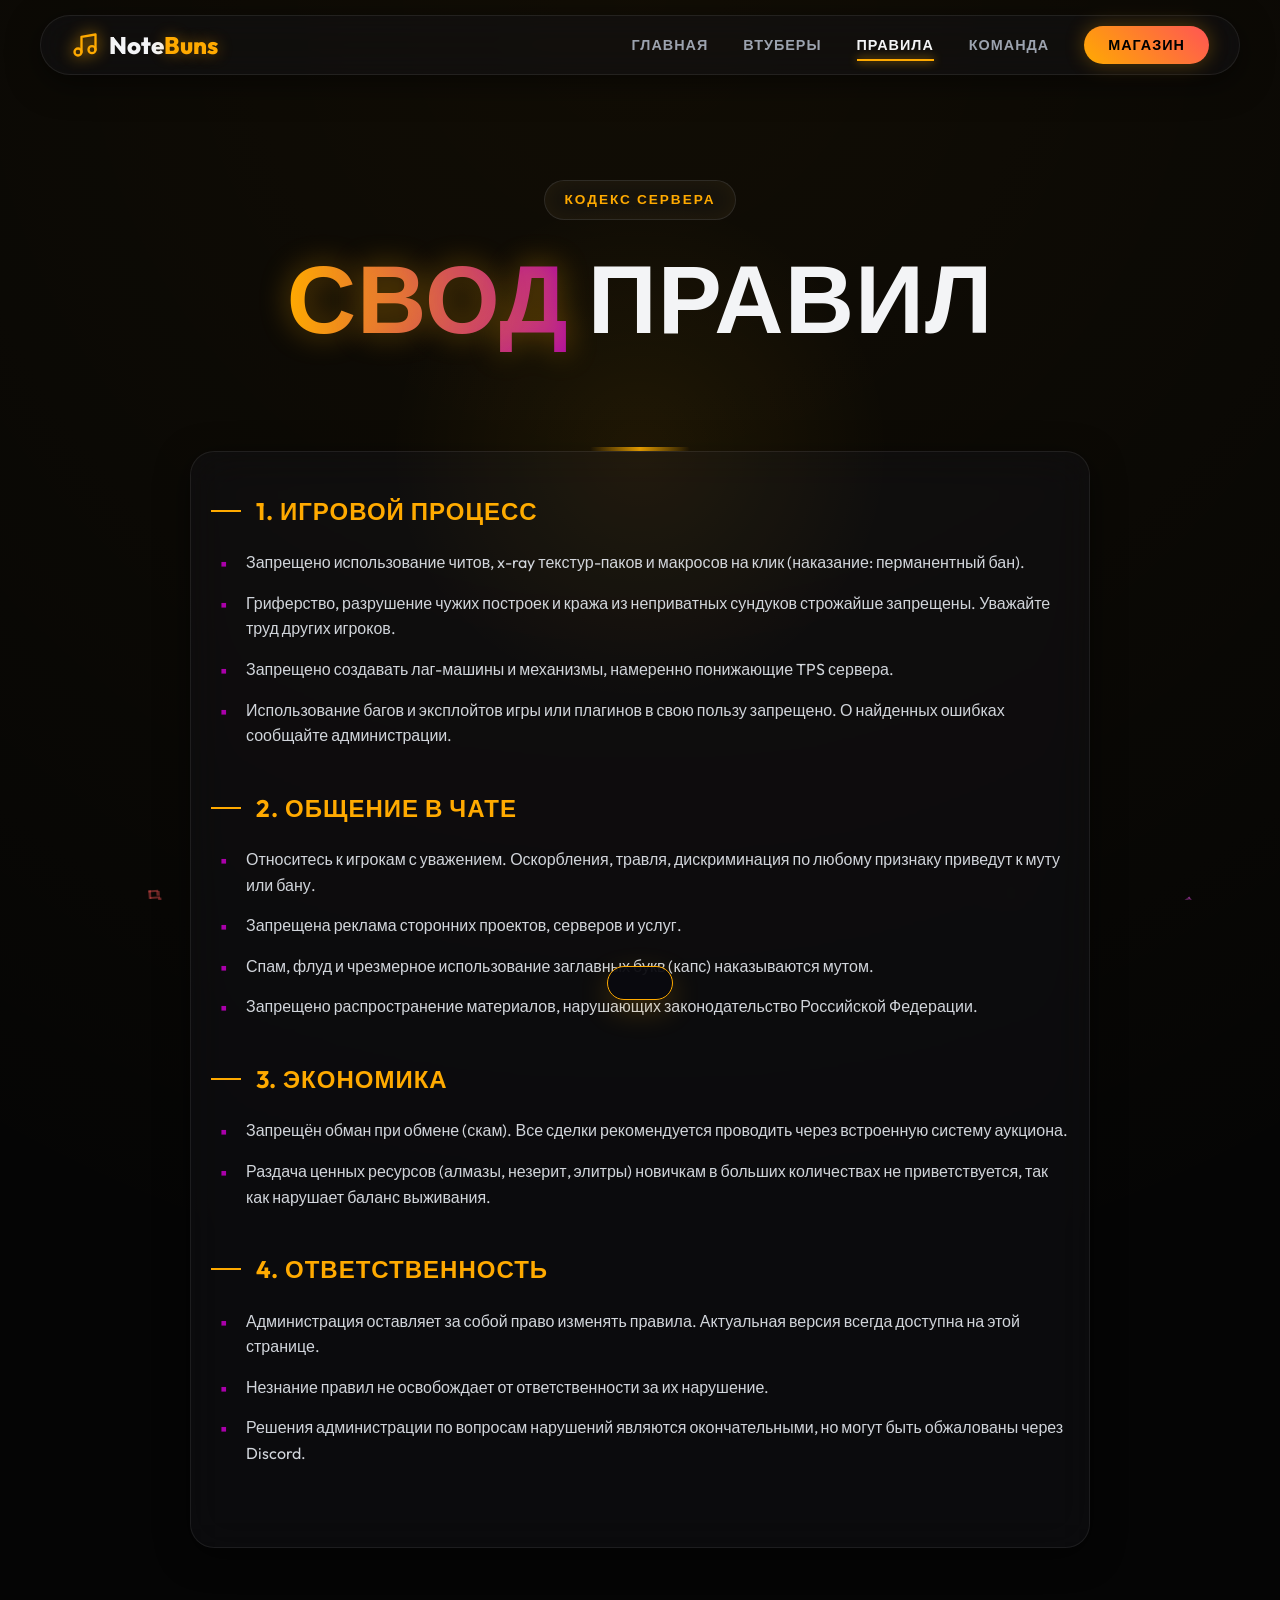
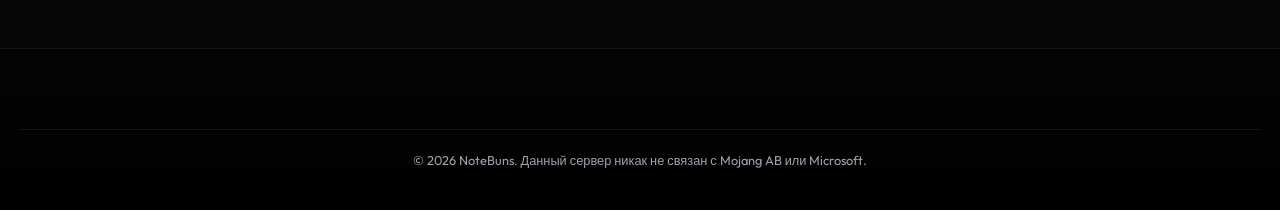
<file: rules.html>
<!DOCTYPE html>
<html lang="ru">

<head>
    <meta charset="UTF-8">
        <meta http-equiv="Cache-Control" content="no-cache, no-store, must-revalidate">
    <meta http-equiv="Pragma" content="no-cache">
    <meta http-equiv="Expires" content="0">
    <meta name="viewport" content="width=device-width, initial-scale=1.0, maximum-scale=5">
    <title>Правила | NoteBuns</title>
    <meta name="description" content="Правила сервера NoteBuns. Свод правил игрового процесса, общения и экономики.">
    <!-- Google Fonts -->
    <link rel="preconnect" href="https://fonts.googleapis.com">
    <link rel="preconnect" href="https://fonts.gstatic.com" crossorigin>
    <link
        href="https://fonts.googleapis.com/css2?family=Inter:wght@400;500;600&family=Outfit:wght@500;600;700;800&display=swap"
        rel="stylesheet">
    <link rel="icon" type="image/png" href="favicon.png">
    <link rel="shortcut icon" type="image/png" href="favicon.png">
    <link rel="stylesheet" href="styles.css?v=20260904_20">
</head>

<body>
    <div class="bg-texture"></div>

    <nav class="navbar glass">
        <div class="nav-container">
            <a href="/" class="logo">
                <svg xmlns="http://www.w3.org/2000/svg" width="28" height="28" viewBox="0 0 24 24" fill="none"
                    stroke="var(--primary)" stroke-width="2" stroke-linecap="round" stroke-linejoin="round"
                    class="logo-icon">
                    <path d="M9 18V5l12-2v13"></path>
                    <circle cx="6" cy="18" r="3"></circle>
                    <circle cx="18" cy="16" r="3"></circle>
                </svg>
                <span>Note<span class="highlight">Buns</span></span>
            </a>
            <ul class="nav-links">
                <li><a href="/">Главная</a></li>
                <li><a href="/vtubers">Втуберы</a></li>
                <li><a href="/rules" class="active">Правила</a></li>
                <li><a href="/team">Команда</a></li>
                <li><a href="/store" class="btn-store external-store-link">Магазин</a></li>
            </ul>
            <div class="hamburger">
                <div class="bar"></div>
                <div class="bar"></div>
                <div class="bar"></div>
            </div>
        </div>
    </nav>

    <header class="page-header reveal">
        <div class="badge">Кодекс сервера</div>
        <h1 class="hero-title"><span class="gradient-text">Свод</span> Правил</h1>
    </header>

    <section class="rules-container glass reveal">
        <div class="rule-group">
            <h2>1. Игровой процесс</h2>
            <ul class="rule-list">
                <li>Запрещено использование читов, x-ray текстур-паков и макросов на клик (наказание: перманентный бан).
                </li>
                <li>Гриферство, разрушение чужих построек и кража из неприватных сундуков строжайше запрещены. Уважайте
                    труд других игроков.</li>
                <li>Запрещено создавать лаг-машины и механизмы, намеренно понижающие TPS сервера.</li>
                <li>Использование багов и эксплойтов игры или плагинов в свою пользу запрещено. О найденных ошибках
                    сообщайте администрации.</li>
            </ul>
        </div>

        <div class="rule-group">
            <h2>2. Общение в чате</h2>
            <ul class="rule-list">
                <li>Относитесь к игрокам с уважением. Оскорбления, травля, дискриминация по любому признаку приведут к
                    муту или бану.</li>
                <li>Запрещена реклама сторонних проектов, серверов и услуг.</li>
                <li>Спам, флуд и чрезмерное использование заглавных букв (капс) наказываются мутом.</li>
                <li>Запрещено распространение материалов, нарушающих законодательство Российской Федерации.</li>
            </ul>
        </div>

        <div class="rule-group">
            <h2>3. Экономика</h2>
            <ul class="rule-list">
                <li>Запрещён обман при обмене (скам). Все сделки рекомендуется проводить через встроенную систему
                    аукциона.</li>
                <li>Раздача ценных ресурсов (алмазы, незерит, элитры) новичкам в больших количествах не приветствуется,
                    так как нарушает баланс выживания.</li>
            </ul>
        </div>

        <div class="rule-group">
            <h2>4. Ответственность</h2>
            <ul class="rule-list">
                <li>Администрация оставляет за собой право изменять правила. Актуальная версия всегда доступна на этой
                    странице.</li>
                <li>Незнание правил не освобождает от ответственности за их нарушение.</li>
                <li>Решения администрации по вопросам нарушений являются окончательными, но могут быть обжалованы через
                    Discord.</li>
            </ul>
        </div>
    </section>

    <!-- Footer same as index -->
    <footer class="footer" style="margin-top: 100px;">
        <div
            style="text-align: center; color: var(--text-muted); font-size: 0.8rem; border-top: 1px solid var(--glass-border); padding-top: 20px;">
            &copy; 2026 NoteBuns. Данный сервер никак не связан с Mojang AB или Microsoft.
        </div>
    </footer>

    <script src="site-config.js?v=20260904_20"></script>
    <script src="script.js?v=20260904_20"></script>
</body>

</html>
</file>
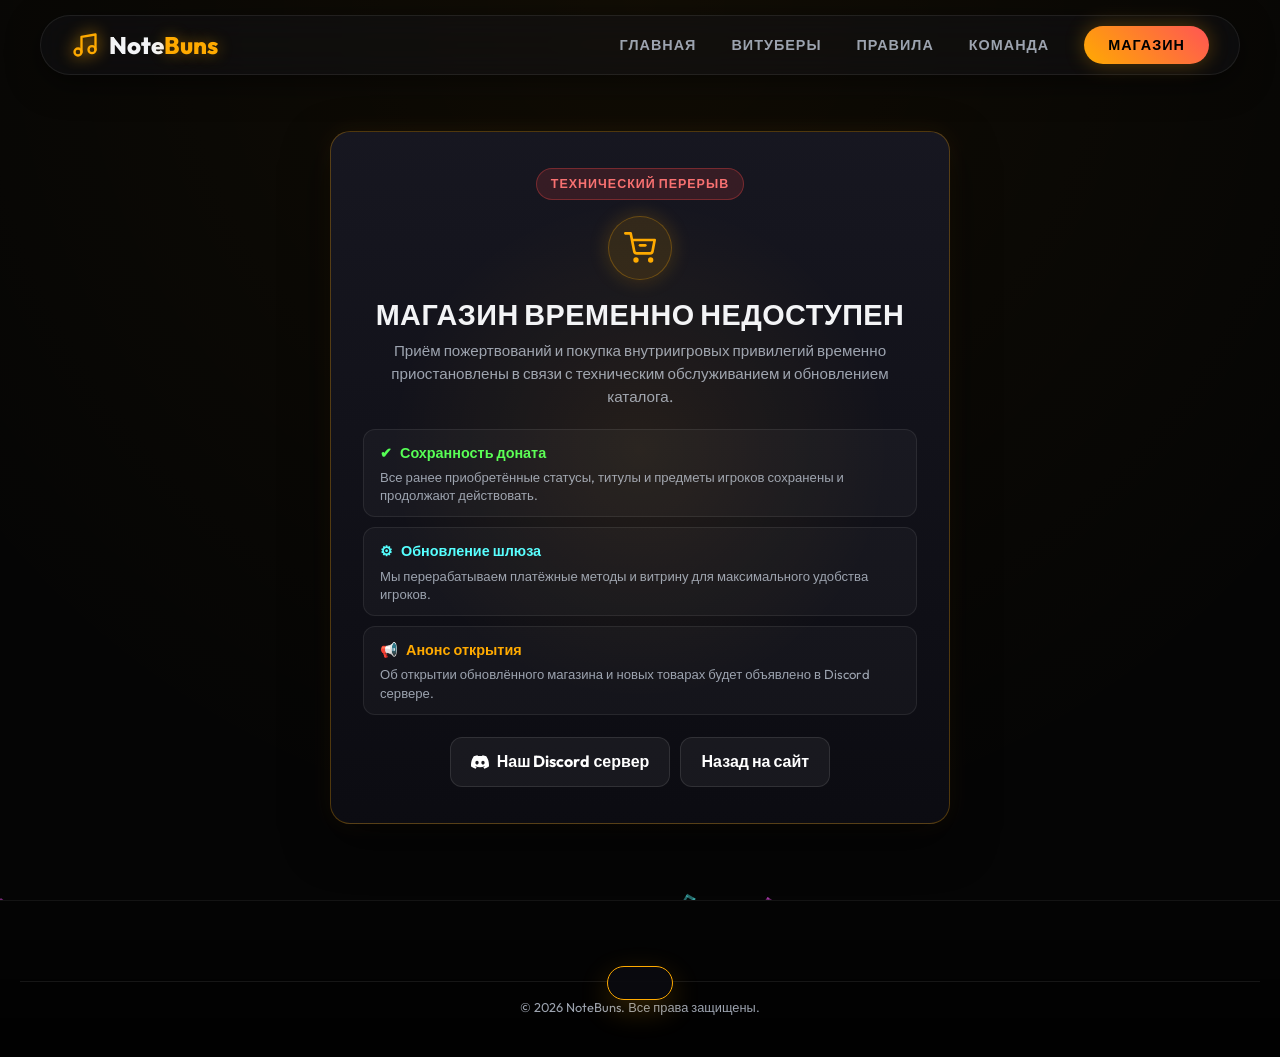
<file: store.html>
<!DOCTYPE html>
<html lang="ru">

<head>
    <meta charset="UTF-8">
    <meta name="viewport" content="width=device-width, initial-scale=1.0, maximum-scale=5">
    <meta http-equiv="Cache-Control" content="no-cache, no-store, must-revalidate">
    <meta http-equiv="Pragma" content="no-cache">
    <meta http-equiv="Expires" content="0">
    <title>Магазин | NoteBuns</title>
    <meta name="description" content="Магазин сервера NoteBuns. В настоящее время проводятся технические работы.">
    <!-- Google Fonts -->
    <link rel="preconnect" href="https://fonts.googleapis.com">
    <link rel="preconnect" href="https://fonts.gstatic.com" crossorigin>
    <link href="https://fonts.googleapis.com/css2?family=Inter:wght@400;500;600;700&family=Outfit:wght@500;600;700;800&display=swap" rel="stylesheet">
    <link rel="icon" type="image/png" href="favicon.png">
    <link rel="shortcut icon" type="image/png" href="favicon.png">
    <link rel="stylesheet" href="styles.css?v=20260904_20">
    <style>
        .store-section {
            min-height: 100vh;
            display: flex;
            align-items: center;
            justify-content: center;
            padding: 85px 16px 30px;
            box-sizing: border-box;
            width: 100%;
        }
        @media (max-height: 650px) {
            .store-section {
                padding-top: 65px;
                padding-bottom: 20px;
            }
        }
        .store-wrapper {
            width: 100%;
            max-width: 620px;
            margin: 0 auto;
            box-sizing: border-box;
        }
        .store-card {
            background: linear-gradient(180deg, rgba(24, 24, 34, 0.95) 0%, rgba(12, 12, 18, 0.98) 100%);
            border: 1px solid rgba(255, 170, 0, 0.28);
            border-radius: 20px;
            padding: clamp(20px, 3.5vw, 36px) clamp(16px, 3vw, 32px);
            box-shadow: 0 18px 45px rgba(0, 0, 0, 0.6), 0 0 25px rgba(255, 170, 0, 0.08);
            backdrop-filter: blur(16px);
            -webkit-backdrop-filter: blur(16px);
            display: flex;
            flex-direction: column;
            align-items: center;
            text-align: center;
            box-sizing: border-box;
            width: 100%;
            margin: 0 auto;
        }
        .store-badge {
            display: inline-flex;
            align-items: center;
            gap: 6px;
            padding: 5px 14px;
            border-radius: 100px;
            background: rgba(239, 68, 68, 0.15);
            border: 1px solid rgba(239, 68, 68, 0.35);
            color: #f87171;
            font-size: 0.78rem;
            font-weight: 700;
            letter-spacing: 1px;
            text-transform: uppercase;
            margin-bottom: 16px;
        }
        .store-icon-box {
            width: 64px;
            height: 64px;
            background: rgba(255, 170, 0, 0.12);
            border: 1px solid rgba(255, 170, 0, 0.28);
            border-radius: 50%;
            display: flex;
            align-items: center;
            justify-content: center;
            margin-bottom: 16px;
            box-shadow: 0 0 20px rgba(255, 170, 0, 0.2);
        }
        .store-title {
            font-family: var(--font-heading);
            font-size: clamp(1.3rem, 4vw, 1.8rem);
            font-weight: 800;
            color: var(--text-main);
            margin-bottom: 8px;
            line-height: 1.25;
            text-transform: uppercase;
            letter-spacing: 0.5px;
        }
        .store-desc {
            color: var(--text-muted);
            font-size: clamp(0.85rem, 2.2vw, 0.95rem);
            line-height: 1.5;
            margin-bottom: 20px;
            max-width: 520px;
        }
        .store-features {
            display: flex;
            flex-direction: column;
            gap: 10px;
            width: 100%;
            margin-bottom: 22px;
            text-align: left;
        }
        .store-feature-box {
            background: rgba(255, 255, 255, 0.03);
            border: 1px solid var(--glass-border);
            border-radius: 12px;
            padding: 12px 16px;
        }
        .store-feature-title {
            font-weight: 700;
            font-size: 0.9rem;
            margin-bottom: 3px;
            display: flex;
            align-items: center;
            gap: 8px;
        }
        .store-feature-text {
            font-size: 0.82rem;
            color: var(--text-muted);
            line-height: 1.4;
        }
        .store-actions {
            display: flex;
            flex-wrap: wrap;
            justify-content: center;
            gap: 10px;
            width: 100%;
        }
        @media (max-width: 500px) {
            .store-actions a {
                width: 100% !important;
                min-width: 0 !important;
            }
        }
    </style>
</head>

<body>
    <div class="bg-texture"></div>

    <nav class="navbar glass">
        <div class="nav-container">
            <a href="/" class="logo">
                <svg xmlns="http://www.w3.org/2000/svg" width="28" height="28" viewBox="0 0 24 24" fill="none"
                    stroke="var(--primary)" stroke-width="2" stroke-linecap="round" stroke-linejoin="round"
                    class="logo-icon">
                    <path d="M9 18V5l12-2v13"></path>
                    <circle cx="6" cy="18" r="3"></circle>
                    <circle cx="18" cy="16" r="3"></circle>
                </svg>
                <span>Note<span class="highlight">Buns</span></span>
            </a>
            <ul class="nav-links">
                <li><a href="/">Главная</a></li>
                <li><a href="/vtubers">Витуберы</a></li>
                <li><a href="/rules">Правила</a></li>
                <li><a href="/team">Команда</a></li>
                <li><a href="/store" class="btn-store active">Магазин</a></li>
            </ul>
            <div class="hamburger">
                <div class="bar"></div>
                <div class="bar"></div>
                <div class="bar"></div>
            </div>
        </div>
    </nav>

    <main class="store-section">
        <div class="store-wrapper">
            <div class="store-card">
                
                <div class="store-badge">Технический перерыв</div>

                <div class="store-icon-box">
                    <svg xmlns="http://www.w3.org/2000/svg" width="32" height="32" viewBox="0 0 24 24" fill="none" stroke="#FFAA00" stroke-width="2" stroke-linecap="round" stroke-linejoin="round">
                        <circle cx="9" cy="21" r="1"></circle>
                        <circle cx="20" cy="21" r="1"></circle>
                        <path d="M1 1h4l2.68 13.39a2 2 0 0 0 2 1.61h9.72a2 2 0 0 0 2-1.61L23 6H6"></path>
                        <line x1="12" y1="10" x2="16" y2="10"></line>
                    </svg>
                </div>

                <h1 class="store-title">
                    Магазин временно недоступен
                </h1>
                <p class="store-desc">
                    Приём пожертвований и покупка внутриигровых привилегий временно приостановлены в связи с техническим обслуживанием и обновлением каталога.
                </p>

                <!-- 3 Feature Highlight Boxes Stacked -->
                <div class="store-features">
                    <div class="store-feature-box">
                        <div class="store-feature-title" style="color: #55FF55;">
                            <span>✔</span> Сохранность доната
                        </div>
                        <div class="store-feature-text">
                            Все ранее приобретённые статусы, титулы и предметы игроков сохранены и продолжают действовать.
                        </div>
                    </div>

                    <div class="store-feature-box">
                        <div class="store-feature-title" style="color: #55FFFF;">
                            <span>⚙</span> Обновление шлюза
                        </div>
                        <div class="store-feature-text">
                            Мы перерабатываем платёжные методы и витрину для максимального удобства игроков.
                        </div>
                    </div>

                    <div class="store-feature-box">
                        <div class="store-feature-title" style="color: #FFAA00;">
                            <span>📢</span> Анонс открытия
                        </div>
                        <div class="store-feature-text">
                            Об открытии обновлённого магазина и новых товарах будет объявлено в Discord сервере.
                        </div>
                    </div>
                </div>

                <!-- Action Buttons -->
                <div class="store-actions">
                    <a href="https://discord.gg/KZhbk2UeQz" target="_blank" rel="noopener noreferrer" class="store-btn legend" style="width: auto; min-width: 190px; margin-top: 0; display: inline-flex; align-items: center; justify-content: center; gap: 8px; padding: 11px 20px;">
                        <svg xmlns="http://www.w3.org/2000/svg" width="18" height="18" viewBox="0 0 24 24" fill="currentColor">
                            <path d="M20.317 4.37a19.791 19.791 0 0 0-4.885-1.515.074.074 0 0 0-.079.037c-.21.375-.444.864-.608 1.25a18.27 18.27 0 0 0-5.487 0 12.64 12.64 0 0 0-.617-1.25.077.077 0 0 0-.079-.037A19.736 19.736 0 0 0 3.677 4.37a.07.07 0 0 0-.032.027C.533 9.046-.32 13.58.099 18.057a.082.082 0 0 0 .031.057 19.9 19.9 0 0 0 5.993 3.03.078.078 0 0 0 .084-.028c.462-.63.874-1.295 1.226-1.994.021-.041.001-.09-.041-.106a13.107 13.107 0 0 1-1.872-.892.077.077 0 0 1-.008-.128 10.2 10.2 0 0 0 .372-.292.074.074 0 0 1 .077-.01c3.929 1.793 8.18 1.793 12.061 0a.074.074 0 0 1 .078.01c.12.098.246.198.373.292a.077.077 0 0 1-.006.127 12.299 12.299 0 0 1-1.873.894.077.077 0 0 0-.041.107c.36.698.772 1.362 1.225 1.993a.076.076 0 0 0 .084.028 19.839 19.839 0 0 0 6.002-3.03.077.077 0 0 0 .032-.054c.5-5.177-.838-9.674-3.549-13.66a.061.061 0 0 0-.031-.028zM8.02 15.33c-1.183 0-2.157-1.085-2.157-2.419 0-1.333.956-2.419 2.157-2.419 1.21 0 2.176 1.096 2.157 2.42 0 1.333-.956 2.418-2.157 2.418zm7.975 0c-1.183 0-2.157-1.085-2.157-2.419 0-1.333.955-2.419 2.157-2.419 1.21 0 2.176 1.096 2.157 2.42 0 1.333-.946 2.418-2.157 2.418z"/>
                        </svg>
                        <span>Наш Discord сервер</span>
                    </a>
                    <a href="/" class="store-btn" style="width: auto; min-width: 150px; margin-top: 0; display: inline-flex; align-items: center; justify-content: center; gap: 8px; padding: 11px 20px;">
                        <span>Назад на сайт</span>
                    </a>
                </div>

            </div>
        </div>
    </main>

    <footer class="footer">
        <div style="text-align: center; color: var(--text-muted); font-size: 0.8rem; border-top: 1px solid var(--glass-border); padding-top: 15px;">
            © 2026 NoteBuns. Все права защищены.
        </div>
    </footer>

    <script src="site-config.js?v=20260904_20"></script>
    <script src="script.js?v=20260904_20"></script>
</body>

</html>
</file>
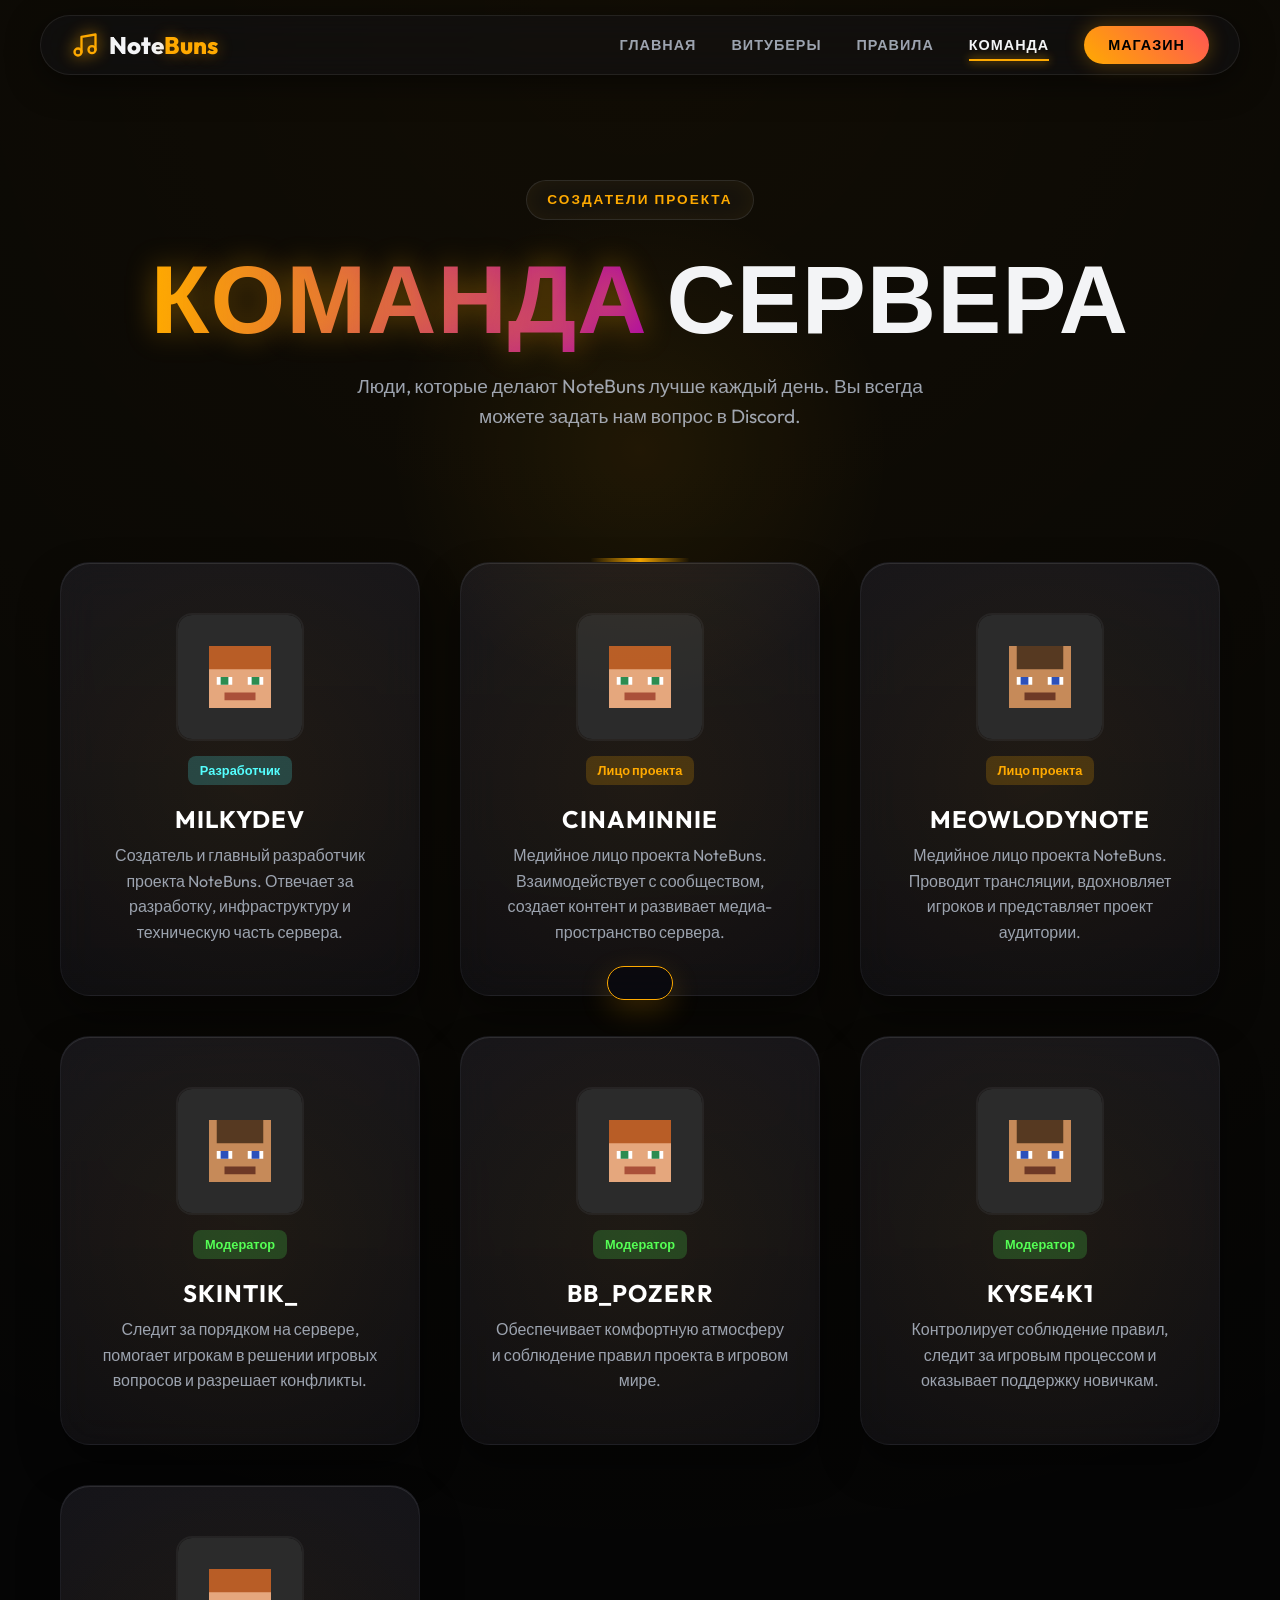
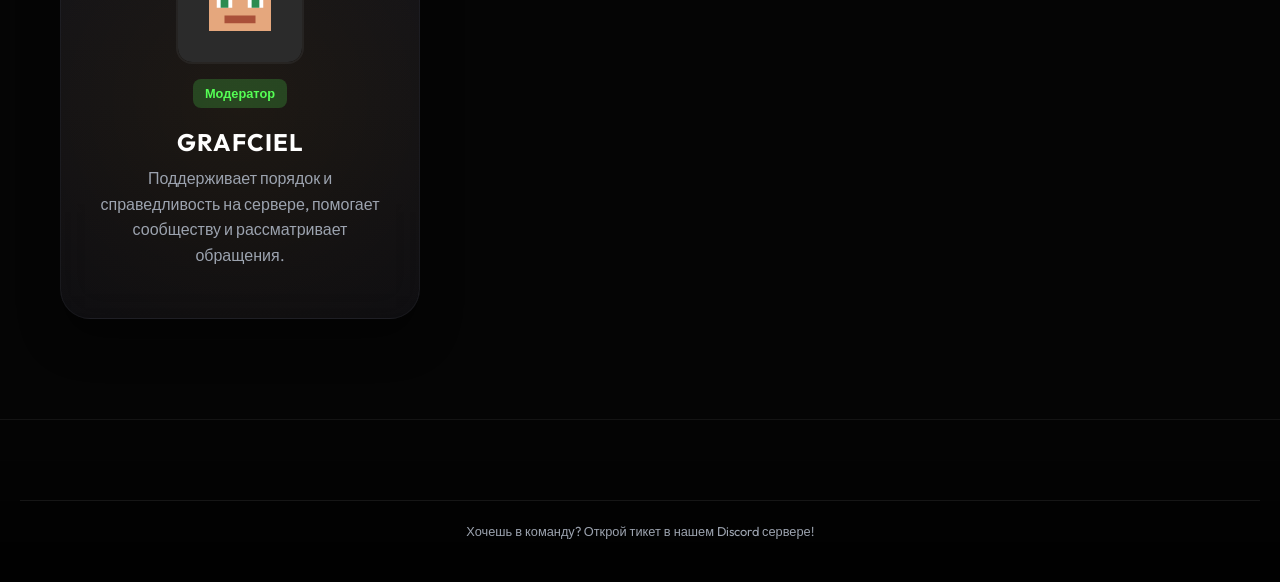
<file: team.html>
<!DOCTYPE html>
<html lang="ru">

<head>
    <meta charset="UTF-8">
        <meta http-equiv="Cache-Control" content="no-cache, no-store, must-revalidate">
    <meta http-equiv="Pragma" content="no-cache">
    <meta http-equiv="Expires" content="0">
    <meta name="viewport" content="width=device-width, initial-scale=1.0, maximum-scale=5">
    <title>Команда | NoteBuns</title>
    <meta name="description" content="Команда сервера NoteBuns. Познакомьтесь с создателями и разработчиками проекта.">
    <!-- Google Fonts -->
    <link rel="preconnect" href="https://fonts.googleapis.com">
    <link rel="preconnect" href="https://fonts.gstatic.com" crossorigin>
    <link
        href="https://fonts.googleapis.com/css2?family=Inter:wght@400;500;600&family=Outfit:wght@500;600;700;800&display=swap"
        rel="stylesheet">
    <link rel="icon" type="image/png" href="favicon.png">
    <link rel="shortcut icon" type="image/png" href="favicon.png">
    <link rel="stylesheet" href="styles.css?v=20260904_20">
</head>

<body>
    <div class="bg-texture"></div>

    <nav class="navbar glass">
        <div class="nav-container">
            <a href="/" class="logo">
                <svg xmlns="http://www.w3.org/2000/svg" width="28" height="28" viewBox="0 0 24 24" fill="none"
                    stroke="var(--primary)" stroke-width="2" stroke-linecap="round" stroke-linejoin="round"
                    class="logo-icon">
                    <path d="M9 18V5l12-2v13"></path>
                    <circle cx="6" cy="18" r="3"></circle>
                    <circle cx="18" cy="16" r="3"></circle>
                </svg>
                <span>Note<span class="highlight">Buns</span></span>
            </a>
            <ul class="nav-links">
                <li><a href="/">Главная</a></li>
                <li><a href="/vtubers">Витуберы</a></li>
                <li><a href="/rules">Правила</a></li>
                <li><a href="/team" class="active">Команда</a></li>
                <li><a href="/store" class="btn-store external-store-link">Магазин</a></li>
            </ul>
            <div class="hamburger">
                <div class="bar"></div>
                <div class="bar"></div>
                <div class="bar"></div>
            </div>
        </div>
    </nav>

    <header class="page-header reveal">
        <div class="badge">Создатели проекта</div>
        <h1 class="hero-title"><span class="gradient-text">Команда</span> Сервера</h1>
        <p class="hero-subtitle">Люди, которые делают NoteBuns лучше каждый день. Вы всегда можете задать нам вопрос в
            Discord.</p>
    </header>

    <section class="section" style="padding-top: 0;">
        <div class="store-grid">

            <div class="tilt-card team-member glass reveal">
                <div class="card-content">
                    <div class="team-avatar">
                        <img src="https://crafatar.com/avatars/milkydev?size=128&overlay" alt="milkydev" data-minecraft-username="milkydev" class="skin-avatar">
                    </div>
                    <div class="role dev">Разработчик</div>
                    <h3 style="margin-bottom: 5px;">milkydev</h3>
                    <p>Создатель и главный разработчик проекта NoteBuns. Отвечает за разработку, инфраструктуру и техническую часть сервера.</p>
                </div>
            </div>

            <div class="tilt-card team-member glass reveal">
                <div class="card-content">
                    <div class="team-avatar">
                        <img src="https://crafatar.com/avatars/cinaminnie?size=128&overlay" alt="cinaminnie" data-minecraft-username="cinaminnie" class="skin-avatar">
                    </div>
                    <div class="role lico">Лицо проекта</div>
                    <h3 style="margin-bottom: 5px;">cinaminnie</h3>
                    <p>Медийное лицо проекта NoteBuns. Взаимодействует с сообществом, создает контент и развивает медиа-пространство сервера.</p>
                </div>
            </div>

            <div class="tilt-card team-member glass reveal">
                <div class="card-content">
                    <div class="team-avatar">
                        <img src="https://crafatar.com/avatars/MeowlodyNote?size=128&overlay" alt="MeowlodyNote" data-minecraft-username="MeowlodyNote" class="skin-avatar">
                    </div>
                    <div class="role lico">Лицо проекта</div>
                    <h3 style="margin-bottom: 5px;">MeowlodyNote</h3>
                    <p>Медийное лицо проекта NoteBuns. Проводит трансляции, вдохновляет игроков и представляет проект аудитории.</p>
                </div>
            </div>

            <div class="tilt-card team-member glass reveal">
                <div class="card-content">
                    <div class="team-avatar">
                        <img src="https://crafatar.com/avatars/skintik_?size=128&overlay" alt="skintik_" data-minecraft-username="skintik_" class="skin-avatar">
                    </div>
                    <div class="role mod">Модератор</div>
                    <h3 style="margin-bottom: 5px;">skintik_</h3>
                    <p>Следит за порядком на сервере, помогает игрокам в решении игровых вопросов и разрешает конфликты.</p>
                </div>
            </div>

            <div class="tilt-card team-member glass reveal">
                <div class="card-content">
                    <div class="team-avatar">
                        <img src="https://crafatar.com/avatars/bb_pozerr?size=128&overlay" alt="bb_pozerr" data-minecraft-username="bb_pozerr" class="skin-avatar">
                    </div>
                    <div class="role mod">Модератор</div>
                    <h3 style="margin-bottom: 5px;">bb_pozerr</h3>
                    <p>Обеспечивает комфортную атмосферу и соблюдение правил проекта в игровом мире.</p>
                </div>
            </div>

            <div class="tilt-card team-member glass reveal">
                <div class="card-content">
                    <div class="team-avatar">
                        <img src="https://crafatar.com/avatars/kyse4k1?size=128&overlay" alt="kyse4k1" data-minecraft-username="kyse4k1" class="skin-avatar">
                    </div>
                    <div class="role mod">Модератор</div>
                    <h3 style="margin-bottom: 5px;">kyse4k1</h3>
                    <p>Контролирует соблюдение правил, следит за игровым процессом и оказывает поддержку новичкам.</p>
                </div>
            </div>

            <div class="tilt-card team-member glass reveal">
                <div class="card-content">
                    <div class="team-avatar">
                        <img src="https://crafatar.com/avatars/grafciel?size=128&overlay" alt="grafciel" data-minecraft-username="grafciel" class="skin-avatar">
                    </div>
                    <div class="role mod">Модератор</div>
                    <h3 style="margin-bottom: 5px;">grafciel</h3>
                    <p>Поддерживает порядок и справедливость на сервере, помогает сообществу и рассматривает обращения.</p>
                </div>
            </div>

        </div>
    </section>

    <!-- Footer -->
    <footer class="footer">
        <div
            style="text-align: center; color: var(--text-muted); font-size: 0.8rem; border-top: 1px solid var(--glass-border); padding-top: 20px;">
            Хочешь в команду? Открой тикет в нашем Discord сервере!
        </div>
    </footer>

    <script src="site-config.js?v=20260904_20"></script>
    <script src="script.js?v=20260904_20"></script>
</body>

</html>
</file>
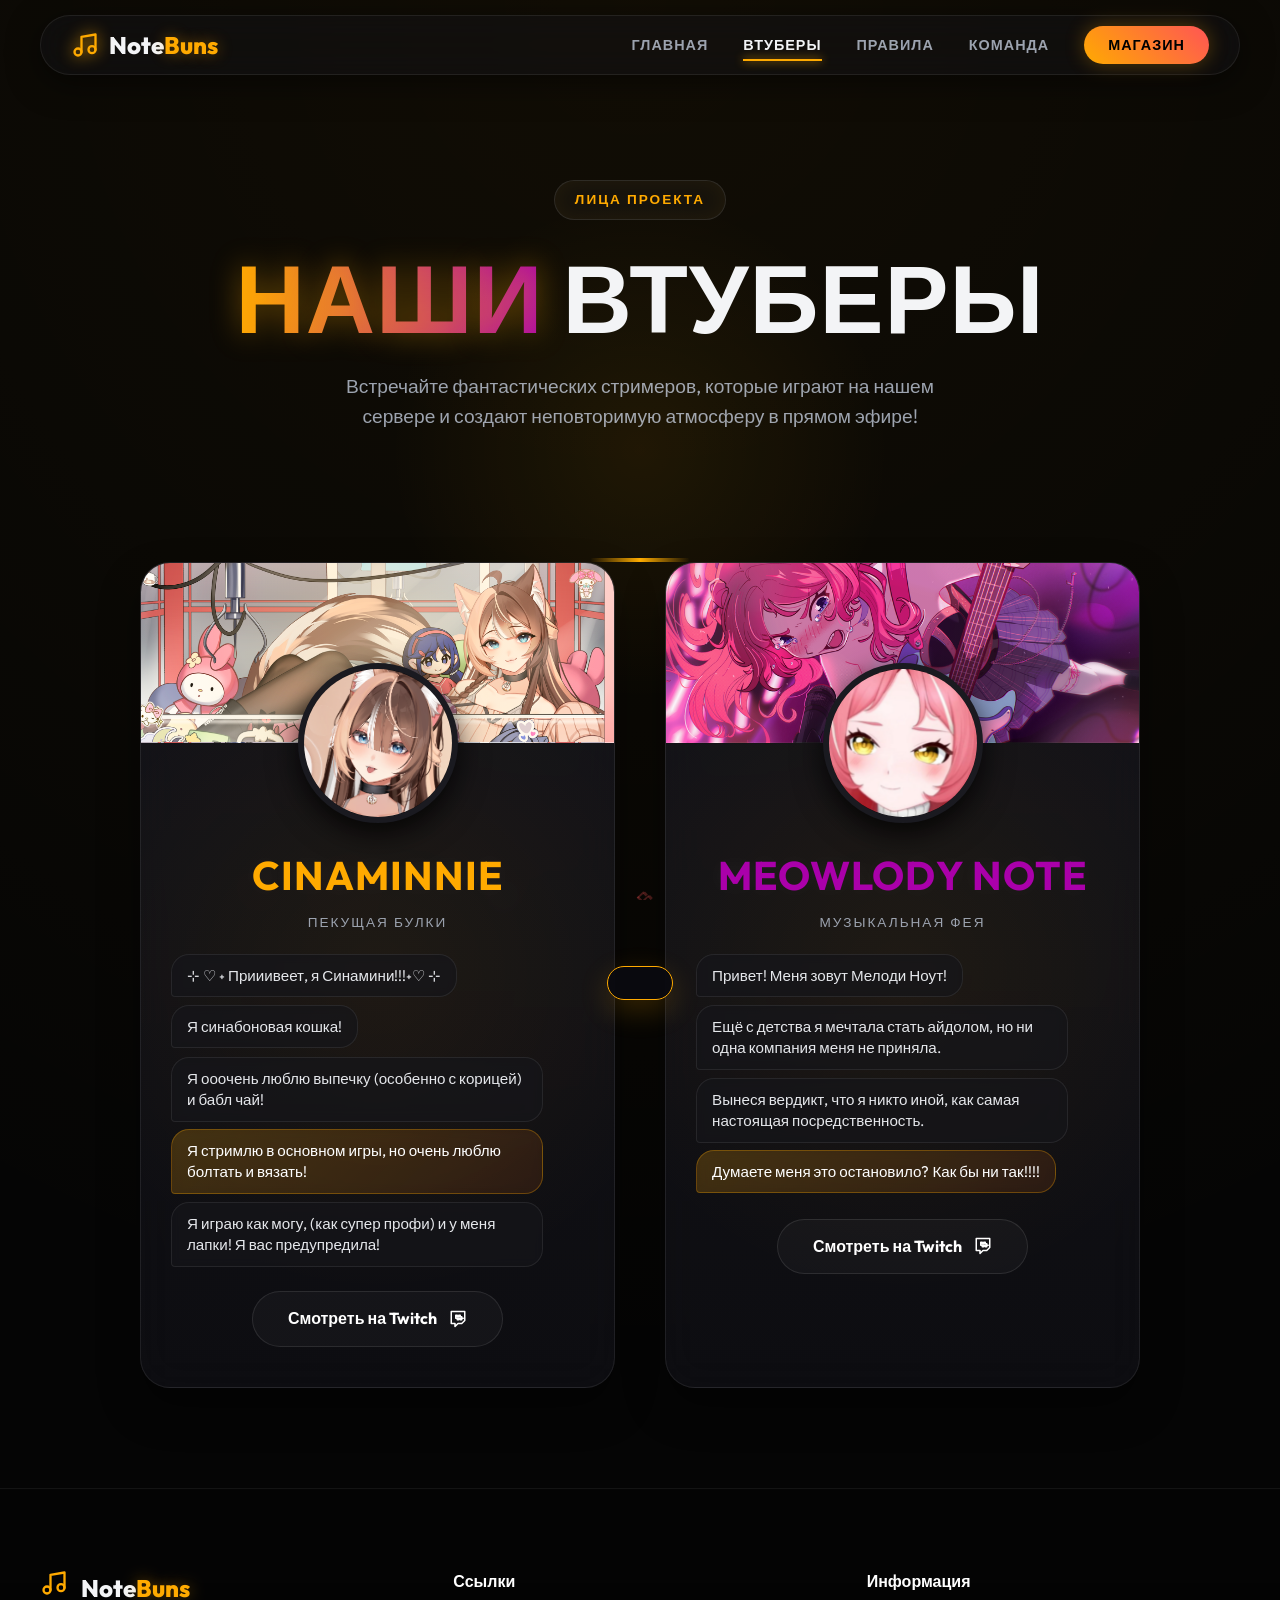
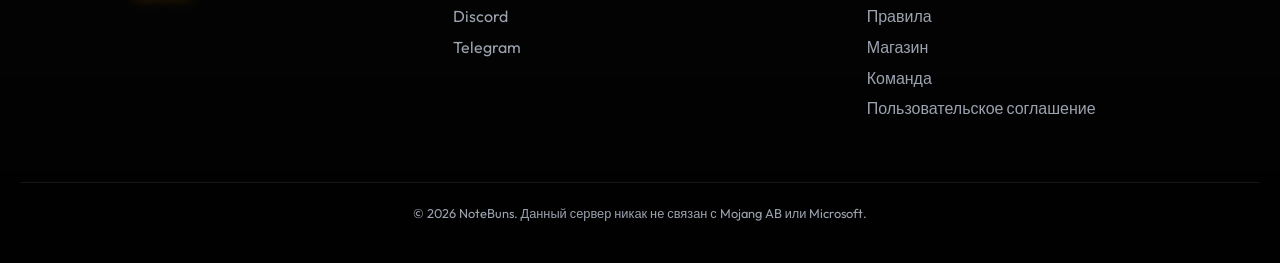
<file: vtubers.html>
<!DOCTYPE html>
<html lang="ru">

<head>
    <meta charset="UTF-8">
        <meta http-equiv="Cache-Control" content="no-cache, no-store, must-revalidate">
    <meta http-equiv="Pragma" content="no-cache">
    <meta http-equiv="Expires" content="0">
    <meta name="viewport" content="width=device-width, initial-scale=1.0, maximum-scale=5">
    <title>Втуберы | NoteBuns</title>
    <meta name="description"
        content="Втуберы проекта NoteBuns. Стримеры, которые играют на нашем сервере и создают атмосферу в прямом эфире.">
    <!-- Google Fonts -->
    <link rel="preconnect" href="https://fonts.googleapis.com">
    <link rel="preconnect" href="https://fonts.gstatic.com" crossorigin>
    <link
        href="https://fonts.googleapis.com/css2?family=Inter:wght@400;500;600&family=Outfit:wght@500;600;700;800&display=swap"
        rel="stylesheet">
    <link rel="icon" type="image/png" href="favicon.png">
    <link rel="shortcut icon" type="image/png" href="favicon.png">
    <link rel="stylesheet" href="styles.css?v=20260904_20">
</head>

<body>
    <div class="bg-texture"></div>

    <nav class="navbar glass">
        <div class="nav-container">
            <a href="/" class="logo">
                <svg xmlns="http://www.w3.org/2000/svg" width="28" height="28" viewBox="0 0 24 24" fill="none"
                    stroke="var(--primary)" stroke-width="2" stroke-linecap="round" stroke-linejoin="round"
                    class="logo-icon">
                    <path d="M9 18V5l12-2v13"></path>
                    <circle cx="6" cy="18" r="3"></circle>
                    <circle cx="18" cy="16" r="3"></circle>
                </svg>
                <span>Note<span class="highlight">Buns</span></span>
            </a>
            <ul class="nav-links">
                <li><a href="/">Главная</a></li>
                <li><a href="/vtubers" class="active">Втуберы</a></li>
                <li><a href="/rules">Правила</a></li>
                <li><a href="/team">Команда</a></li>
                <li><a href="/store" class="btn-store external-store-link">Магазин</a></li>
            </ul>
            <div class="hamburger">
                <div class="bar"></div>
                <div class="bar"></div>
                <div class="bar"></div>
            </div>
        </div>
    </nav>

    <header class="page-header reveal">
        <div class="badge">Лица Проекта</div>
        <h1 class="hero-title"><span class="gradient-text">Наши</span> Втуберы</h1>
        <p class="hero-subtitle">Встречайте фантастических стримеров, которые играют на нашем сервере и создают
            неповторимую атмосферу в прямом эфире!</p>
    </header>

    <section class="section" style="padding-top: 0;">
        <div class="vtuber-grid">

            <!-- CinaMinnie Card -->
            <a href="https://www.twitch.tv/cinaminnie" target="_blank"
                class="vtuber-card cinaminnie-theme glass reveal tilt-card">
                <div class="card-content">
                    <div class="vtuber-backdrop">
                        <div class="animated-blob"></div>
                    </div>
                    <div class="vtuber-avatar">
                        <img src="images/cinaminnie_avatar.png"
                            onerror="this.src='data:image/svg+xml;utf8,<svg xmlns=\'http://www.w3.org/2000/svg\' width=\'100\' height=\'100\' viewBox=\'0 0 24 24\' fill=\'none\' stroke=\'%23FFAA00\' stroke-width=\'2\'><path d=\'M20 21v-2a4 4 0 0 0-4-4H8a4 4 0 0 0-4 4v2\'></path><circle cx=\'12\' cy=\'7\' r=\'4\'></circle></svg>'"
                            alt="CinaMinnie">
                    </div>
                    <h2 class="vtuber-name">CinaMinnie</h2>
                    <div class="vtuber-role">Пекущая булки</div>
                    <div class="vtuber-chat">
                        <div class="chat-message delay-1">⊹ ♡ ˖ Прииивеет, я Синамини!!!˖♡ ⊹</div>
                        <div class="chat-message delay-2">Я синабоновая кошка!</div>
                        <div class="chat-message delay-3">Я ооочень люблю выпечку (особенно с корицей) и бабл чай!</div>
                        <div class="chat-message highlight-msg delay-4">Я стримлю в основном игры, но очень люблю
                            болтать и вязать!</div>
                        <div class="chat-message delay-5">Я играю как могу, (как супер профи) и у меня лапки! Я вас
                            предупредила!</div>
                    </div>
                    <div class="stream-info" id="cinaminnie-stream" style="display: none;">
                        <span class="live-dot"></span>
                        <span class="stream-title">Загрузка стрима...</span>
                    </div>
                    <div class="twitch-btn">Смотреть на Twitch <svg xmlns="http://www.w3.org/2000/svg" width="18"
                            height="18" viewBox="0 0 24 24" fill="none" stroke="currentColor" stroke-width="2"
                            stroke-linecap="round" stroke-linejoin="round">
                            <path d="M21 2H3v16h5v4l4-4h5l4-4V2zm-2 9h-2v2h-2v-2h-2v2h-2v-2H9V7h2v2h2V7h2v2h2v2z" />
                        </svg></div>
                </div>
            </a>

            <!-- Meowlody Note Card -->
            <a href="https://www.twitch.tv/meowlody_note" target="_blank"
                class="vtuber-card meowlody-theme glass reveal tilt-card">
                <div class="card-content">
                    <div class="vtuber-backdrop">
                        <div class="animated-blob"></div>
                    </div>
                    <div class="vtuber-avatar">
                        <img src="images/meowlody_note_avatar.png"
                            onerror="this.src='data:image/svg+xml;utf8,<svg xmlns=\'http://www.w3.org/2000/svg\' width=\'100\' height=\'100\' viewBox=\'0 0 24 24\' fill=\'none\' stroke=\'%23AA00AA\' stroke-width=\'2\'><path d=\'M20 21v-2a4 4 0 0 0-4-4H8a4 4 0 0 0-4 4v2\'></path><circle cx=\'12\' cy=\'7\' r=\'4\'></circle></svg>'"
                            alt="Meowlody Note">
                    </div>
                    <h2 class="vtuber-name">Meowlody Note</h2>
                    <div class="vtuber-role">Музыкальная Фея</div>
                    <div class="vtuber-chat">
                        <div class="chat-message m-delay-1">Привет! Меня зовут Мелоди Ноут!</div>
                        <div class="chat-message m-delay-2">Ещё с детства я мечтала стать айдолом, но ни одна компания
                            меня не приняла.</div>
                        <div class="chat-message m-delay-3">Вынеся вердикт, что я никто иной, как самая настоящая
                            посредственность.</div>
                        <div class="chat-message highlight-msg m-delay-4">Думаете меня это остановило? Как бы ни так!!!!
                        </div>
                    </div>
                    <div class="stream-info" id="meowlody-stream" style="display: none;">
                        <span class="live-dot"></span>
                        <span class="stream-title">Загрузка стрима...</span>
                    </div>
                    <div class="twitch-btn">Смотреть на Twitch <svg xmlns="http://www.w3.org/2000/svg" width="18"
                            height="18" viewBox="0 0 24 24" fill="none" stroke="currentColor" stroke-width="2"
                            stroke-linecap="round" stroke-linejoin="round">
                            <path d="M21 2H3v16h5v4l4-4h5l4-4V2zm-2 9h-2v2h-2v-2h-2v2h-2v-2H9V7h2v2h2V7h2v2h2v2z" />
                        </svg></div>
                </div>
            </a>

        </div>
    </section>

    <!-- Footer -->
    <footer class="footer">
        <div class="footer-content reveal">
            <div class="footer-logo">
                <svg xmlns="http://www.w3.org/2000/svg" width="28" height="28" viewBox="0 0 24 24" fill="none"
                    stroke="var(--primary)" stroke-width="2" stroke-linecap="round" stroke-linejoin="round">
                    <path d="M9 18V5l12-2v13"></path>
                    <circle cx="6" cy="18" r="3"></circle>
                    <circle cx="18" cy="16" r="3"></circle>
                </svg>
                <span style="font-size: 1.5rem; font-weight: 800; margin-left:10px;">Note<span
                        class="highlight">Buns</span></span>
            </div>
            <div>
                <h4 style="margin-bottom: 10px; color: #fff;">Ссылки</h4>
                <div style="display: flex; flex-direction: column; gap: 5px;">
                    <a href="https://discord.gg/wH4Dz62fFD" style="color: var(--text-muted); text-decoration: none;" target="_blank">Discord</a>
                    <a href="https://t.me/inflexus" style="color: var(--text-muted); text-decoration: none;" target="_blank">Telegram</a>
                </div>
            </div>
            <div>
                <h4 style="margin-bottom: 10px; color: #fff;">Информация</h4>
                <div style="display: flex; flex-direction: column; gap: 5px;">
                    <a href="/rules" style="color: var(--text-muted); text-decoration: none;">Правила</a>
                    <a href="/store" class="external-store-link"
                        style="color: var(--text-muted); text-decoration: none;">Магазин</a>
                    <a href="/team" style="color: var(--text-muted); text-decoration: none;">Команда</a>
                    <a href="/#open-tos" style="color: var(--text-muted); text-decoration: none;">Пользовательское соглашение</a>
                </div>
            </div>
        </div>
        <div
            style="text-align: center; color: var(--text-muted); font-size: 0.8rem; border-top: 1px solid var(--glass-border); padding-top: 20px;">
            &copy; 2026 NoteBuns. Данный сервер никак не связан с Mojang AB или Microsoft.
        </div>
    </footer>

    <script src="site-config.js?v=20260904_20"></script>
    <script src="script.js?v=20260904_20"></script>
</body>

</html>
</file>
<file: styles.css>
:root {
    --bg-dark: #050505;
    --bg-surface: rgba(15, 15, 20, 0.6);
    --primary: #FFAA00;
    --primary-glow: rgba(255, 170, 0, 0.4);
    --secondary: #AA00AA;
    --accent: #55FF55;
    --text-main: #F3F4F6;
    --text-muted: #9CA3AF;
    --glass-border: rgba(255, 255, 255, 0.08);
    --glass-bg: rgba(20, 20, 25, 0.4);
    --glass-shadow: 0 8px 32px 0 rgba(0, 0, 0, 0.5);
    --transition: cubic-bezier(0.25, 0.8, 0.25, 1);

    --font-heading: 'Outfit', sans-serif;
    --font-body: 'Outfit', sans-serif;
}

* {
    margin: 0;
    padding: 0;
    box-sizing: border-box;
    font-family: var(--font-body);
}

/* Magic Glow Cursor */
.custom-cursor {
    position: fixed;
    top: 0;
    left: 0;
    width: 500px;
    height: 500px;
    background: radial-gradient(circle closest-side, rgba(255, 170, 0, 0.08), transparent);
    border-radius: 50%;
    pointer-events: none;
    z-index: 10000;
    transform: translate(-50%, -50%);
    transition: width 0.4s ease, height 0.4s ease, background 0.4s ease;
    mix-blend-mode: screen;
}

.custom-cursor.hover {
    width: 650px;
    height: 650px;
    background: radial-gradient(circle closest-side, rgba(255, 170, 0, 0.15), transparent);
}

/* Custom Scrollbar */
::-webkit-scrollbar {
    width: 10px;
}

::-webkit-scrollbar-track {
    background: var(--bg-dark);
}

::-webkit-scrollbar-thumb {
    background: var(--bg-surface);
    border-radius: 5px;
    border: 1px solid var(--glass-border);
}

::-webkit-scrollbar-thumb:hover {
    background: var(--primary);
}

body {
    background-color: var(--bg-dark);
    color: var(--text-main);
    overflow-x: hidden;
    line-height: 1.6;
    background-image: radial-gradient(circle at 50% 0%, rgba(255, 170, 0, 0.05) 0%, transparent 70%);
}

#canvas-container {
    position: fixed;
    top: 0;
    left: 0;
    width: 100vw;
    height: 100vh;
    z-index: -2;
    pointer-events: none;
}

.bg-texture {
    position: fixed;
    top: 0;
    left: 0;
    width: 100vw;
    height: 100vh;
    z-index: -1;
    opacity: 0.03;
    pointer-events: none;
    background-image: url('[data-uri]');
    background-size: 4px 4px;
}

.glass {
    background: var(--glass-bg);
    backdrop-filter: blur(20px);
    -webkit-backdrop-filter: blur(20px);
    border: 1px solid var(--glass-border);
    box-shadow: var(--glass-shadow);
    border-radius: 24px;
}

h1,
h2,
h3,
.minecraft-font {
    font-family: var(--font-heading);
    text-transform: uppercase;
    letter-spacing: 1px;
}

.gradient-text {
    background: linear-gradient(to right, var(--primary), var(--secondary));
    -webkit-background-clip: text;
    -webkit-text-fill-color: transparent;
    background-clip: text;
    text-shadow: 0 0 30px var(--primary-glow);
}

.highlight {
    color: var(--primary);
    text-shadow: 0 0 15px var(--primary-glow);
}

/* Navigation */
.navbar {
    position: fixed;
    top: 15px;
    left: 50%;
    transform: translateX(-50%);
    width: calc(100% - 40px);
    max-width: 1200px;
    z-index: 101;
    padding: 10px 0;
    border-radius: 100px;
    transition: all 0.4s var(--transition);
}

.navbar.scrolled {
    width: 100%;
    top: 0;
    border-radius: 0 0 24px 24px;
    background: rgba(10, 10, 15, 0.85);
}

.nav-container {
    display: flex;
    justify-content: space-between;
    align-items: center;
    padding: 0 30px;
}

.logo {
    text-decoration: none;
    color: var(--text-main);
    font-size: 1.5rem;
    font-weight: 800;
    display: flex;
    align-items: center;
    gap: 10px;
}

.logo-icon {
    filter: drop-shadow(0 0 8px var(--primary));
    animation: bounce 2s infinite ease-in-out;
}

@keyframes bounce {

    0%,
    100% {
        transform: translateY(0);
    }

    50% {
        transform: translateY(-5px);
    }
}

.nav-links {
    display: flex;
    list-style: none;
    gap: 35px;
    align-items: center;
}

.nav-links a {
    text-decoration: none;
    color: var(--text-muted);
    font-weight: 600;
    font-size: 0.9rem;
    text-transform: uppercase;
    letter-spacing: 1px;
    position: relative;
    padding: 5px 0;
    transition: color 0.3s;
}

.nav-links a:hover,
.nav-links a.active {
    color: var(--text-main);
}

.nav-links a::after {
    content: '';
    position: absolute;
    bottom: -2px;
    left: 0;
    width: 0%;
    height: 2px;
    background: var(--primary);
    transition: width 0.3s var(--transition);
    box-shadow: 0 0 10px var(--primary);
}

.nav-links a:hover::after,
.nav-links a.active::after {
    width: 100%;
}

.btn-store {
    background: linear-gradient(45deg, var(--primary), #FF5555);
    padding: 10px 24px !important;
    border-radius: 100px;
    color: #000 !important;
    font-weight: 800 !important;
    box-shadow: 0 0 20px rgba(255, 170, 0, 0.3);
}

.btn-store::after {
    display: none !important;
}

.btn-store:hover {
    transform: scale(1.05) translateY(-2px);
    box-shadow: 0 10px 25px rgba(255, 170, 0, 0.5);
    color: #fff !important;
}

/* Page Headers */
.page-header {
    padding: 180px 20px 80px;
    text-align: center;
    position: relative;
    max-width: 1200px;
    margin: 0 auto;
}

.page-header::after {
    content: '';
    position: absolute;
    bottom: 0;
    left: 50%;
    transform: translateX(-50%);
    width: 100px;
    height: 4px;
    background: linear-gradient(90deg, transparent, var(--primary), transparent);
    border-radius: 2px;
}

/* Hero Section */
.hero {
    min-height: 100vh;
    display: flex;
    align-items: center;
    justify-content: center;
    text-align: center;
    padding: 150px 20px 50px;
    position: relative;
}

.hero-content {
    max-width: 800px;
    z-index: 2;
}

.badge {
    display: inline-flex;
    align-items: center;
    gap: 8px;
    padding: 8px 20px;
    border-radius: 100px;
    background: rgba(255, 255, 255, 0.03);
    border: 1px solid rgba(255, 255, 255, 0.1);
    font-size: 0.85rem;
    font-weight: 700;
    letter-spacing: 2px;
    text-transform: uppercase;
    margin-bottom: 30px;
    color: var(--primary);
    box-shadow: inset 0 0 20px rgba(255, 170, 0, 0.05);
}

.badge-dot {
    width: 8px;
    height: 8px;
    background: var(--accent);
    border-radius: 50%;
    box-shadow: 0 0 10px var(--accent);
    animation: flash 2s infinite;
}

@keyframes flash {

    0%,
    100% {
        opacity: 1;
    }

    50% {
        opacity: 0.4;
    }
}

.hero-title {
    font-size: clamp(2.5rem, 8vw, 6rem);
    line-height: 1;
    margin-bottom: 25px;
    font-weight: 800;
}

.hero-subtitle {
    font-size: clamp(1rem, 3vw, 1.2rem);
    color: var(--text-muted);
    margin-bottom: 50px;
    max-width: 600px;
    margin-left: auto;
    margin-right: auto;
}

/* Glowing Copy IP / Launcher Box */
.ip-wrapper {
    display: inline-block;
    cursor: pointer;
    text-decoration: none;
    margin-top: 10px;
    border-radius: 999px;
    line-height: 0;
    box-shadow: 0 12px 32px rgba(255, 170, 0, 0.38);
    transition: transform 0.4s cubic-bezier(0.25, 0.8, 0.25, 1), box-shadow 0.4s cubic-bezier(0.25, 0.8, 0.25, 1);
}

.ip-wrapper:hover {
    transform: translateY(-5px);
    box-shadow: 0 18px 40px rgba(255, 170, 0, 0.52);
}

.ip-box {
    display: inline-flex;
    align-items: center;
    justify-content: center;
    border-radius: 999px;
    padding: 18px 40px;
    border: 0;
    outline: 0;
    background: linear-gradient(135deg, #FFAA00, #AA00AA);
    /* убирает 1px щели по краям gradient + radius в Chromium */
    -webkit-mask-image: -webkit-radial-gradient(white, black);
    mask-image: radial-gradient(white, black);
}

.ip-label {
    display: none;
    /* Hide the smaller label for clearer CTA */
}

.ip-address {
    font-family: var(--font-heading);
    font-size: clamp(1.2rem, 4vw, 1.6rem);
    font-weight: 800;
    color: #ffffff;
    letter-spacing: 1px;
    line-height: 1.2;
}

.copy-icon {
    margin-left: 15px;
    color: #ffffff;
    line-height: 0;
    transition: transform 0.4s cubic-bezier(0.25, 0.8, 0.25, 1);
}

.copy-icon svg {
    display: block;
}

.ip-box:hover .copy-icon {
    transform: scale(1.15) translateY(4px);
}

.online-status {
    margin-top: 20px;
    font-size: 0.9rem;
    color: var(--text-muted);
    display: flex;
    align-items: center;
    justify-content: center;
    gap: 8px;
}

.online-count {
    color: var(--accent);
    font-weight: 800;
    font-size: 1.1rem;
    text-shadow: 0 0 10px rgba(85, 255, 85, 0.4);
    transition: transform 0.2s;
}

/* Sections & Cards */
.section {
    padding: 100px 20px;
    max-width: 1200px;
    margin: 0 auto;
}

.section-title {
    text-align: center;
    font-size: clamp(2rem, 5vw, 3rem);
    margin-bottom: 60px;
}

/* 3D Tilt Grid */
.tilt-grid {
    display: grid;
    grid-template-columns: repeat(2, minmax(0, 1fr));
    gap: 40px;
    perspective: 1000px;
    align-items: stretch;
}

.tilt-card {
    padding: 50px 30px;
    text-align: center;
    border-radius: 30px;
    transform-style: preserve-3d;
    transition: transform 0.1s;
    position: relative;
    height: 100%;
    display: flex;
    align-items: center;
    justify-content: center;
    border: 1px solid rgba(255, 255, 255, 0.05);
    background: linear-gradient(180deg, rgba(30, 30, 40, 0.6) 0%, rgba(15, 15, 20, 0.8) 100%);
    box-shadow: 0 20px 40px rgba(0, 0, 0, 0.4), inset 0 1px 0 rgba(255, 255, 255, 0.1);
}

.tilt-card::before {
    content: '';
    position: absolute;
    top: 0;
    left: 0;
    width: 100%;
    height: 100%;
    border-radius: 30px;
    background: radial-gradient(800px circle at var(--mouse-x, 50%) var(--mouse-y, 50%), rgba(255, 170, 0, 0.06), transparent 40%);
    pointer-events: none;
    z-index: 0;
}

.card-content {
    transform: translateZ(50px);
    position: relative;
    z-index: 1;
}

.card-icon {
    margin-bottom: 25px;
    display: flex;
    justify-content: center;
    align-items: center;
    filter: drop-shadow(0 10px 15px rgba(0, 0, 0, 0.5));
}

.card-icon svg {
    animation: bounce 3s infinite ease-in-out;
}

.tilt-card h3 {
    font-size: 1.5rem;
    margin-bottom: 15px;
    color: #fff;
}

.tilt-card p {
    color: var(--text-muted);
    font-size: 1rem;
    text-align: center;
    line-height: 1.6;
    margin: 0 auto;
}

@media (max-width: 700px) {
    .tilt-grid {
        grid-template-columns: 1fr;
    }
}


/* Store Items */
.store-grid {
    display: grid;
    grid-template-columns: repeat(auto-fit, minmax(280px, 1fr));
    gap: 40px;
}

.store-item {
    padding: 40px 20px;
    position: relative;
    overflow: hidden;
}

.store-item::before {
    content: '';
    position: absolute;
    top: 0;
    left: 0;
    width: 100%;
    height: 4px;
}

.store-item.vip::before {
    background: #55FF55;
    box-shadow: 0 0 20px #55FF55;
}

.store-item.premium::before {
    background: #55FFFF;
    box-shadow: 0 0 20px #55FFFF;
}

.store-item.legend::before {
    background: #FFAA00;
    box-shadow: 0 0 20px #FFAA00;
}

.price {
    font-size: 2.5rem;
    font-weight: 800;
    color: #fff;
    margin: 20px 0;
    font-family: var(--font-heading);
}

.store-btn {
    display: inline-block;
    width: 100%;
    padding: 15px;
    border-radius: 12px;
    background: rgba(255, 255, 255, 0.05);
    color: #fff;
    text-decoration: none;
    font-weight: 700;
    border: 1px solid rgba(255, 255, 255, 0.1);
    transition: all 0.3s;
    margin-top: 20px;
}

.store-item.legend .store-btn {
    background: var(--primary);
    color: #000;
}

.store-btn:hover {
    background: #fff;
    color: #000;
    transform: translateY(-3px);
}

/* Team Section */
.team-member {
    text-align: center;
}

.team-avatar {
    width: 120px;
    height: 120px;
    border-radius: 30px;
    margin: 0 auto 20px;
    background-color: #222;
    border: 2px solid var(--glass-border);
    overflow: hidden;
    position: relative;
}

.team-avatar img {
    width: 100%;
    height: 100%;
    object-fit: cover;
    image-rendering: pixelated;
    /* Minecraft style avatars */
}

.role {
    display: inline-block;
    padding: 4px 12px;
    border-radius: 8px;
    font-size: 0.8rem;
    font-weight: 700;
    margin-bottom: 15px;
}

.role.admin {
    background: rgba(255, 85, 85, 0.2);
    color: #FF5555;
}

.role.dev {
    background: rgba(85, 255, 255, 0.2);
    color: #55FFFF;
}

.role.mod {
    background: rgba(85, 255, 85, 0.2);
    color: #55FF55;
}

.role.lico {
    background: rgba(255, 170, 0, 0.2);
    color: #FFAA00;
}

/* Rules Page Content */
.rules-container {
    max-width: 900px;
    margin: 0 auto;
    padding: 40px 20px;
}

.rule-group {
    margin-bottom: 40px;
}

.rule-group h2 {
    color: var(--primary);
    margin-bottom: 20px;
    font-size: 1.5rem;
    display: flex;
    align-items: center;
    gap: 15px;
}

.rule-group h2::before {
    content: '';
    display: block;
    width: 30px;
    height: 2px;
    background: var(--primary);
}

.rule-list {
    list-style: none;
    padding-left: 10px;
}

.rule-list li {
    position: relative;
    margin-bottom: 15px;
    font-size: 1rem;
    color: #D1D5DB;
    padding-left: 25px;
}

.rule-list li::before {
    content: '■';
    color: var(--secondary);
    position: absolute;
    left: 0;
    font-size: 0.6rem;
    top: 6px;
}

/* VTuber Cards */
.vtuber-grid {
    display: grid;
    grid-template-columns: repeat(auto-fit, minmax(350px, 1fr));
    gap: 50px;
    max-width: 1000px;
    margin: 0 auto;
}

.vtuber-card {
    display: block;
    text-decoration: none;
    padding: 0;
    border-radius: 30px;
    position: relative;
    overflow: hidden;
    color: var(--text-main);
    transition: transform 0.3s cubic-bezier(0.25, 0.8, 0.25, 1), box-shadow 0.3s;
    border: 1px solid var(--glass-border);
}

.vtuber-card:hover {
    transform: translateY(-10px) scale(1.02) !important;
}

.vtuber-backdrop {
    height: 180px;
    position: relative;
    overflow: hidden;
    background: #111;
    border-bottom: 1px solid rgba(255, 255, 255, 0.05);
}

.animated-blob {
    position: absolute;
    width: 200%;
    height: 200%;
    top: -50%;
    left: -50%;
    background: radial-gradient(circle, var(--vt-color, var(--primary)) 0%, transparent 60%);
    opacity: 0.15;
    animation: rotateBlob 15s linear infinite;
}

@keyframes rotateBlob {
    0% {
        transform: rotate(0deg);
    }

    100% {
        transform: rotate(360deg);
    }
}

.cinaminnie-theme {
    --vt-color: #FFAA00;
}

.cinaminnie-theme .vtuber-backdrop {
    background-image: url('images/cinaminnie_background.png');
    background-size: cover;
    background-position: center;
}

.cinaminnie-theme:hover {
    box-shadow: 0 20px 50px rgba(255, 170, 0, 0.15);
    border-color: rgba(255, 170, 0, 0.3);
}

.meowlody-theme {
    --vt-color: #AA00AA;
}

.meowlody-theme .vtuber-backdrop {
    background-image: url('images/meowlody_note_background.png');
    background-size: cover;
    background-position: center;
}

.meowlody-theme:hover {
    box-shadow: 0 20px 50px rgba(170, 0, 170, 0.15);
    border-color: rgba(170, 0, 170, 0.3);
}

.vtuber-avatar {
    width: 160px;
    height: 160px;
    border-radius: 50%;
    border: 6px solid #1a1a20;
    margin: -80px auto 20px;
    position: relative;
    z-index: 2;
    overflow: hidden;
    box-shadow: 0 10px 30px rgba(0, 0, 0, 0.8);
    background: #000;
}

.vtuber-avatar img {
    width: 100%;
    height: 100%;
    object-fit: cover;
}

.vtuber-card .card-content {
    padding-bottom: 40px;
}

h2.vtuber-name {
    font-size: 2.5rem;
    color: var(--vt-color, #fff);
    text-shadow: 0 0 20px rgba(255, 255, 255, 0.05);
    margin-bottom: 5px;
}

.vtuber-role {
    font-family: var(--font-heading);
    font-size: 0.85rem;
    text-transform: uppercase;
    letter-spacing: 2px;
    color: var(--text-muted);
    margin-bottom: 20px;
}

.vtuber-desc {
    padding: 0 30px;
    font-size: 1.05rem;
    margin-bottom: 25px;
    color: #D1D5DB;
    line-height: 1.6;
}

.stream-info {
    display: flex;
    align-items: center;
    justify-content: center;
    gap: 10px;
    margin: 0 30px 25px;
    padding: 10px 15px;
    background: rgba(0, 0, 0, 0.4);
    border: 1px solid rgba(255, 255, 255, 0.05);
    border-radius: 12px;
    font-size: 0.9rem;
    color: #fff;
    overflow: hidden;
    text-overflow: ellipsis;
    white-space: nowrap;
}

.live-dot {
    width: 8px;
    height: 8px;
    background: #FF5555;
    border-radius: 50%;
    box-shadow: 0 0 10px #FF5555;
    animation: pulse-live 2s infinite;
    flex-shrink: 0;
}

@keyframes pulse-live {

    0%,
    100% {
        opacity: 1;
        transform: scale(1);
    }

    50% {
        opacity: 0.5;
        transform: scale(0.8);
    }
}

.stream-title {
    overflow: hidden;
    text-overflow: ellipsis;
}

.twitch-btn {
    display: inline-flex;
    align-items: center;
    justify-content: center;
    gap: 12px;
    background: rgba(255, 255, 255, 0.03);
    border: 1px solid rgba(255, 255, 255, 0.1);
    padding: 14px 35px;
    border-radius: 100px;
    font-weight: 700;
    font-family: var(--font-heading);
    transition: all 0.3s;
    color: #fff;
    font-size: 1rem;
}

.cinaminnie-theme .twitch-btn:hover {
    background: var(--vt-color);
    color: #000;
    border-color: var(--vt-color);
    box-shadow: 0 0 25px rgba(255, 170, 0, 0.4);
}

.meowlody-theme .twitch-btn:hover {
    background: var(--vt-color);
    color: #fff;
    border-color: var(--vt-color);
    box-shadow: 0 0 25px rgba(170, 0, 170, 0.4);
}

/* Footer */
.footer {
    border-top: 1px solid var(--glass-border);
    padding: 80px 20px 40px;
    background: linear-gradient(180deg, transparent, rgba(0, 0, 0, 0.8));
}

.footer-content {
    max-width: 1200px;
    margin: 0 auto;
    display: grid;
    grid-template-columns: repeat(auto-fit, minmax(200px, 1fr));
    gap: 40px;
    margin-bottom: 60px;
}

/* Toasts */
.toast {
    position: fixed;
    bottom: -100px;
    left: 50%;
    transform: translateX(-50%);
    background: rgba(10, 10, 15, 0.95);
    color: white;
    padding: 16px 32px;
    border-radius: 100px;
    font-weight: 600;
    z-index: 1000;
    transition: all 0.5s cubic-bezier(0.68, -0.55, 0.265, 1.55);
    border: 1px solid var(--primary);
    box-shadow: 0 10px 30px rgba(255, 170, 0, 0.2);
    display: flex;
    align-items: center;
    gap: 10px;
    white-space: nowrap;
}

.toast.show {
    bottom: 40px;
}

/* Utilities */
.reveal {
    opacity: 0;
    transform: translateY(40px) scale(0.98);
    transition: all 0.8s cubic-bezier(0.25, 0.8, 0.25, 1);
}

.reveal.active {
    opacity: 1;
    transform: translateY(0) scale(1);
}

/* Hamburger */
.hamburger {
    display: none;
    cursor: pointer;
    z-index: 102;
    /* Ensure above mobile menu */
    width: 30px;
    height: 24px;
    position: relative;
    background: transparent;
    border: none;
}

.hamburger .bar {
    position: absolute;
    width: 30px;
    height: 3px;
    background: #fff;
    transition: 0.4s;
    border-radius: 3px;
    left: 0;
}

.hamburger .bar:nth-child(1) {
    top: 0;
}

.hamburger .bar:nth-child(2) {
    top: 10px;
}

.hamburger .bar:nth-child(3) {
    top: 20px;
}

.hamburger.active .bar:nth-child(1) {
    top: 10px;
    transform: rotate(45deg);
}

.hamburger.active .bar:nth-child(2) {
    opacity: 0;
}

.hamburger.active .bar:nth-child(3) {
    top: 10px;
    transform: rotate(-45deg);
}

@media (max-width: 900px) {
    .hamburger {
        display: block;
    }

    .nav-links {
        position: fixed;
        left: 0;
        top: -100vh;
        width: 100%;
        height: 100vh;
        background: rgba(5, 5, 5, 0.98);
        flex-direction: column;
        justify-content: center;
        transition: 0.5s cubic-bezier(0.77, 0, 0.175, 1);
        z-index: 100;
    }

    .nav-links.active {
        top: 0;
    }

    .nav-links a {
        font-size: 2rem;
        margin: 10px 0;
    }

    .custom-cursor {
        display: none;
    }

    /* Disable on mobile */

    .ip-box {
        flex-direction: column;
        padding: 20px 28px;
        gap: 12px;
    }

    .ip-label {
        margin-right: 0;
        margin-bottom: 0;
    }

    .copy-icon {
        margin-left: 0;
        margin-top: 0;
    }

    .hero-title {
        font-size: 3rem;
    }

    .tilt-card {
        padding: 40px 20px;
    }
}

@media (max-width: 400px) {
    .hero-title {
        font-size: 2.2rem;
    }
}

/* --- TOS Modal Styles --- */
.modal-overlay {
    position: fixed;
    top: 0;
    left: 0;
    width: 100%;
    height: 100%;
    background: rgba(0, 0, 0, 0.85);
    backdrop-filter: blur(8px);
    z-index: 9999;
    display: flex;
    justify-content: center;
    align-items: center;
    opacity: 0;
    visibility: hidden;
    transition: all 0.3s ease;
}

.modal-overlay.active {
    opacity: 1;
    visibility: visible;
}

.modal-content {
    background: linear-gradient(180deg, rgba(30, 30, 40, 0.95) 0%, rgba(15, 15, 20, 0.98) 100%);
    border: 1px solid rgba(255, 255, 255, 0.1);
    border-radius: 20px;
    padding: 35px;
    max-width: 600px;
    width: 90%;
    max-height: 85vh;
    overflow-y: auto;
    transform: translateY(20px) scale(0.95);
    transition: all 0.3s cubic-bezier(0.25, 0.8, 0.25, 1);
    box-shadow: 0 30px 60px rgba(0, 0, 0, 0.6);
}

.modal-overlay.active .modal-content {
    transform: translateY(0) scale(1);
}

.modal-content h2 {
    color: var(--primary);
    margin-bottom: 10px;
    text-align: center;
    font-size: 2rem;
}

.modal-content>p {
    text-align: center;
    color: var(--text-muted);
    margin-bottom: 25px;
}

.tos-sections {
    display: flex;
    flex-direction: column;
    gap: 20px;
    margin-bottom: 25px;
}

.tos-section h4 {
    color: var(--secondary);
    margin-bottom: 10px;
    font-size: 1.1rem;
}

.tos-section ul {
    list-style-type: none;
    padding-left: 0;
}

.tos-section ul li {
    position: relative;
    padding-left: 20px;
    margin-bottom: 8px;
    color: var(--text-muted);
    font-size: 0.95rem;
    line-height: 1.4;
}

.tos-section ul li::before {
    content: "•";
    color: #FF5555;
    position: absolute;
    left: 0;
    top: 0;
    font-size: 1.2rem;
}

.tos-warning {
    color: #FF5555 !important;
    font-weight: 600;
    text-align: center;
    font-size: 0.95rem;
    margin-bottom: 0 !important;
}

/* Custom Scrollbar for Modal */
.modal-content::-webkit-scrollbar {
    width: 6px;
}

.modal-content::-webkit-scrollbar-track {
    background: rgba(0, 0, 0, 0.2);
    border-radius: 10px;
}

.modal-content::-webkit-scrollbar-thumb {
    background: rgba(255, 170, 0, 0.4);
    border-radius: 10px;
}

.modal-content::-webkit-scrollbar-thumb:hover {
    background: rgba(255, 170, 0, 0.6);
}

/* Выбор ОС лаунчера */
.launcher-platform-dialog {
    max-width: 440px;
    text-align: center;
}

.launcher-platform-dialog h2 {
    font-size: 1.65rem;
}

.launcher-platform-buttons {
    display: flex;
    flex-direction: column;
    gap: 14px;
    margin-top: 24px;
}

.launcher-os-btn {
    width: 100%;
    margin-top: 0 !important;
    padding: 14px 20px;
    font-weight: 700;
    border: none;
    border-radius: 12px;
    cursor: pointer;
    background: linear-gradient(135deg, var(--primary), #c77800);
    color: #0a0a0f;
    font-size: 1rem;
    font-family: inherit;
}

.launcher-os-btn-linux {
    background: linear-gradient(135deg, #5ab0ff, #2563a8);
    color: #fff;
}

.launcher-platform-cancel {
    margin-top: 18px;
    width: 100%;
    background: transparent;
    border: none;
    color: var(--text-muted);
    cursor: pointer;
    font-size: 0.95rem;
    text-decoration: underline;
    font-family: inherit;
}

.launcher-platform-cancel:hover {
    color: #fff;
}

/* Primary Button */
.btn-primary {
    display: inline-block;
    padding: 16px 32px;
    font-size: 1rem;
    font-weight: 700;
    font-family: inherit;
    border: none;
    border-radius: 12px;
    cursor: pointer;
    background: linear-gradient(135deg, var(--primary), #c77800);
    color: #0a0a0f;
    transition: all 0.3s var(--transition);
    box-shadow: 0 4px 15px rgba(255, 170, 0, 0.3);
}

.btn-primary:hover {
    transform: translateY(-2px);
    box-shadow: 0 8px 25px rgba(255, 170, 0, 0.5);
}

/* --- VTuber Chat Styles (CinaMinnie) --- */
.vtuber-chat {
    display: flex;
    flex-direction: column;
    gap: 8px;
    padding: 0 30px;
    margin-bottom: 25px;
    align-items: flex-start;
}

.chat-message {
    background: rgba(20, 20, 25, 0.75);
    backdrop-filter: blur(5px);
    border: 1px solid rgba(255, 255, 255, 0.08);
    padding: 10px 15px;
    border-radius: 18px;
    border-bottom-left-radius: 4px;
    color: #E5E7EB;
    font-size: 0.95rem;
    line-height: 1.4;
    max-width: 90%;
    text-align: left;
    transform: scale(0);
    opacity: 0;
    transform-origin: bottom left;
    animation: messagePop 0.4s cubic-bezier(0.175, 0.885, 0.32, 1.275) forwards;
}

.chat-message.highlight-msg {
    background: linear-gradient(135deg, rgba(255, 170, 0, 0.2), rgba(255, 100, 0, 0.1));
    border-color: rgba(255, 170, 0, 0.3);
    color: #fff;
}

@keyframes messagePop {
    to {
        transform: scale(1);
        opacity: 1;
    }
}

.delay-1 {
    animation-delay: 0.5s;
}

.delay-2 {
    animation-delay: 1.5s;
}

.delay-3 {
    animation-delay: 2.5s;
}

.delay-4 {
    animation-delay: 3.5s;
}

.delay-5 {
    animation-delay: 4.5s;
}

/* Meowlody Note Chat Delays */
.m-delay-1 {
    animation-delay: 0.8s;
}

.m-delay-2 {
    animation-delay: 2.0s;
}

.m-delay-3 {
    animation-delay: 3.2s;
}

.m-delay-4 {
    animation-delay: 4.4s;
}

/* --- News Bento Grid --- */
.news {
    padding-top: 40px;
}

.news-grid {
    display: grid;
    grid-template-columns: repeat(4, minmax(0, 1fr));
    grid-auto-rows: minmax(160px, auto);
    gap: 20px;
    align-items: stretch;
    justify-items: stretch;
}

.news-loading,
.news-empty,
.news-error {
    grid-column: 1 / -1;
    text-align: center;
    color: var(--text-muted);
    padding: 40px 20px;
    border-radius: 24px;
    border: 1px dashed var(--glass-border);
    background: rgba(20, 20, 25, 0.35);
}

.news-error {
    color: #FF8888;
    border-color: rgba(255, 85, 85, 0.35);
}

.news-tile {
    position: relative;
    display: flex;
    flex-direction: column;
    justify-content: flex-end;
    min-height: 180px;
    padding: 0;
    overflow: hidden;
    border-radius: 24px;
    border: 1px solid var(--glass-border);
    background: linear-gradient(180deg, rgba(30, 30, 40, 0.75) 0%, rgba(15, 15, 20, 0.95) 100%);
    box-shadow: 0 16px 36px rgba(0, 0, 0, 0.4), inset 0 1px 0 rgba(255, 255, 255, 0.08);
    cursor: pointer;
    text-align: left;
    color: inherit;
    font: inherit;
    transition: transform 0.35s var(--transition), border-color 0.35s, box-shadow 0.35s;
}

.news-tile:hover,
.news-tile:focus-visible {
    transform: translateY(-6px);
    border-color: rgba(255, 170, 0, 0.35);
    box-shadow: 0 22px 44px rgba(0, 0, 0, 0.5), 0 0 28px rgba(255, 170, 0, 0.12);
    outline: none;
}

.news-tile-media {
    position: absolute;
    inset: 0;
    background-size: cover;
    background-position: center;
    transition: transform 0.5s var(--transition);
}

.news-tile:hover .news-tile-media {
    transform: scale(1.06);
}

.news-tile-shade {
    position: absolute;
    inset: 0;
    background: linear-gradient(180deg, rgba(5, 5, 8, 0.15) 0%, rgba(5, 5, 8, 0.55) 45%, rgba(5, 5, 8, 0.92) 100%);
    pointer-events: none;
}

.news-tile-body {
    position: relative;
    z-index: 1;
    padding: 22px;
    display: flex;
    flex-direction: column;
    gap: 8px;
}

.news-tile-date {
    font-size: 0.75rem;
    font-weight: 700;
    letter-spacing: 1px;
    text-transform: uppercase;
    color: var(--primary);
}

.news-tile-title {
    font-family: var(--font-heading);
    font-size: clamp(1.05rem, 2vw, 1.35rem);
    font-weight: 800;
    text-transform: uppercase;
    letter-spacing: 0.5px;
    line-height: 1.2;
    color: #fff;
}

.news-tile-desc {
    color: var(--text-muted);
    font-size: 0.92rem;
    line-height: 1.45;
    display: -webkit-box;
    -webkit-line-clamp: 3;
    line-clamp: 3;
    -webkit-box-orient: vertical;
    overflow: hidden;
}

.news-tile-span-1x1 {
    grid-column: span 1;
    grid-row: span 1;
}

.news-tile-span-2x1 {
    grid-column: span 2;
    grid-row: span 1;
}

.news-tile-span-1x2 {
    grid-column: span 1;
    grid-row: span 2;
}

.news-tile-span-2x2 {
    grid-column: span 2;
    grid-row: span 2;
    min-height: 340px;
}

.news-tile-span-2x2 .news-tile-title {
    font-size: clamp(1.3rem, 2.5vw, 1.8rem);
}

.news-tile-span-2x2 .news-tile-desc {
    -webkit-line-clamp: 4;
    line-clamp: 4;
    font-size: 1rem;
}

.news-tile-span-3x1 {
    grid-column: span 3;
    grid-row: span 1;
}

.news-tile-span-3x2 {
    grid-column: span 3;
    grid-row: span 2;
}

.news-tile-span-4x1 {
    grid-column: span 4;
    grid-row: span 1;
}

.news-modal-dialog {
    max-width: 720px;
    max-height: none;
    margin: 32px auto;
    padding: 0;
    overflow: visible;
    position: relative;
}

#news-modal.modal-overlay {
    align-items: flex-start;
    overflow-x: hidden;
    overflow-y: auto;
    -webkit-overflow-scrolling: touch;
    overscroll-behavior: contain;
    padding: 24px 16px;
}

.news-modal-close {
    position: absolute;
    top: 12px;
    right: 14px;
    z-index: 3;
    width: 40px;
    height: 40px;
    border: 1px solid rgba(255, 255, 255, 0.12);
    border-radius: 50%;
    background: rgba(10, 10, 15, 0.7);
    color: #fff;
    font-size: 1.6rem;
    line-height: 1;
    cursor: pointer;
    transition: background 0.2s, border-color 0.2s;
}

.news-modal-close:hover {
    background: rgba(255, 170, 0, 0.25);
    border-color: rgba(255, 170, 0, 0.5);
}

.news-modal-body {
    padding: 28px 32px 32px;
}

.news-modal-date {
    display: inline-block;
    margin-bottom: 10px;
    font-size: 0.8rem;
    font-weight: 700;
    letter-spacing: 1px;
    text-transform: uppercase;
    color: var(--primary);
}

.news-modal-dialog h2 {
    text-align: left;
    font-size: clamp(1.4rem, 3vw, 1.9rem);
    margin-bottom: 14px;
    color: #fff;
}

.news-modal-dialog #news-modal-description {
    text-align: left;
    color: var(--text-muted);
    margin-bottom: 0;
    line-height: 1.6;
    white-space: pre-wrap;
    max-height: none;
    overflow: visible;
}

.news-modal-link {
    margin-top: 22px;
    text-decoration: none;
    text-align: center;
}

.news-modal-link[hidden] {
    display: none !important;
}

/* LitePlayer — minimal native media viewer */
.lite-player {
    background: #0a0a0f;
    border-bottom: 1px solid var(--glass-border);
}

.lite-player-stage {
    position: relative;
    width: 100%;
    aspect-ratio: 16 / 9;
    background: #050507;
    overflow: hidden;
}

.lite-player-media {
    width: 100%;
    height: 100%;
    object-fit: contain;
    display: block;
    background: #050507;
}

.lite-player-controls {
    display: flex;
    align-items: center;
    justify-content: center;
    gap: 16px;
    padding: 10px 16px 14px;
}

.lite-player-nav {
    width: 36px;
    height: 36px;
    border-radius: 50%;
    border: 1px solid rgba(255, 255, 255, 0.12);
    background: rgba(255, 255, 255, 0.05);
    color: #fff;
    font-size: 1.4rem;
    line-height: 1;
    cursor: pointer;
    transition: background 0.2s, border-color 0.2s;
}

.lite-player-nav:hover:not(:disabled) {
    background: rgba(255, 170, 0, 0.2);
    border-color: rgba(255, 170, 0, 0.45);
}

.lite-player-nav:disabled {
    opacity: 0.35;
    cursor: default;
}

.lite-player-counter {
    min-width: 48px;
    text-align: center;
    font-size: 0.85rem;
    font-weight: 600;
    color: var(--text-muted);
}

.lite-player-controls[data-single="true"] {
    display: none;
}

@media (max-width: 900px) {
    .news-grid {
        grid-template-columns: repeat(2, minmax(0, 1fr));
        grid-auto-rows: minmax(140px, auto);
    }

    .news-tile-span-1x1,
    .news-tile-span-2x1,
    .news-tile-span-1x2,
    .news-tile-span-2x2,
    .news-tile-span-3x1,
    .news-tile-span-3x2,
    .news-tile-span-4x1 {
        grid-column: span 2;
        grid-row: span 1;
        min-height: 220px;
    }
}

@media (max-width: 560px) {
    .news-grid {
        grid-template-columns: 1fr;
        gap: 14px;
    }

    .news-tile-span-1x1,
    .news-tile-span-2x1,
    .news-tile-span-1x2,
    .news-tile-span-2x2,
    .news-tile-span-3x1,
    .news-tile-span-3x2,
    .news-tile-span-4x1 {
        grid-column: span 1;
        min-height: 200px;
    }

    .news-modal-body {
        padding: 22px 18px 24px;
    }
}

/* --- Team Skin Avatar Centering Fix --- */
.team-avatar {
    width: 128px;
    height: 128px;
    margin: 0 auto 15px auto;
    display: flex;
    align-items: center;
    justify-content: center;
    position: relative;
    border-radius: 16px;
    background: rgba(0, 0, 0, 0.25);
    border: 2px solid var(--glass-border);
    transition: border-color 0.3s ease, transform 0.3s ease;
}

.team-avatar img.skin-avatar {
    width: 128px;
    height: 128px;
    max-width: 100%;
    max-height: 100%;
    object-fit: contain;
    display: block;
    margin: auto;
    border-radius: 14px;
    image-rendering: pixelated;
    transition: transform 0.3s ease;
}

.team-member:hover .team-avatar {
    border-color: var(--primary);
    transform: scale(1.03);
}

.team-member:hover .team-avatar img.skin-avatar {
    transform: scale(1.05);
}

/* --- macOS Orange Download Button & Architecture Selector --- */
.launcher-os-btn-mac-orange {
    background: linear-gradient(135deg, #ffaa00, #d97706) !important;
    color: #0a0a0f !important;
    font-weight: 700;
    box-shadow: 0 4px 15px rgba(255, 170, 0, 0.35);
    transition: all 0.25s ease;
    display: flex;
    align-items: center;
    justify-content: center;
    gap: 10px;
}

.launcher-os-btn-mac-orange:hover {
    background: linear-gradient(135deg, #ffb703, #b45309) !important;
    transform: translateY(-2px);
    box-shadow: 0 8px 25px rgba(255, 170, 0, 0.55);
}

.mac-arch-container {
    margin-top: 15px;
    padding: 16px;
    background: rgba(255, 255, 255, 0.03);
    border: 1px solid var(--glass-border);
    border-radius: 14px;
    text-align: center;
    animation: fadeIn 0.3s ease-in-out;
}

.mac-arch-header h4 {
    color: #fff;
    font-size: 1.05rem;
    margin-bottom: 4px;
}

.mac-arch-header p {
    font-size: 0.85rem;
    color: var(--text-muted);
    margin-bottom: 14px;
}

.launcher-os-btn-mac-sub {
    background: linear-gradient(135deg, #ffaa00, #c77800) !important;
    color: #0a0a0f !important;
    padding: 12px 16px;
    font-size: 0.9rem;
}

.launcher-platform-back {
    margin-top: 14px;
    background: transparent;
    border: none;
    color: var(--primary);
    cursor: pointer;
    font-size: 0.88rem;
    font-weight: 600;
    font-family: inherit;
    transition: color 0.2s;
}

.launcher-platform-back:hover {
    color: #fff;
    text-decoration: underline;
}

@keyframes fadeIn {
    from { opacity: 0; transform: translateY(-6px); }
    to { opacity: 1; transform: translateY(0); }
}

.os-badge {
    background: rgba(255, 255, 255, 0.2);
    color: #fff;
    font-size: 0.75rem;
    padding: 3px 8px;
    border-radius: 12px;
    margin-left: auto;
    font-weight: 600;
    letter-spacing: 0.5px;
    border: 1px solid rgba(255, 255, 255, 0.3);
}

/* --- Download started modal --- */
.download-thanks-dialog {
    max-width: 440px;
    width: min(440px, calc(100vw - 32px));
    text-align: center;
    padding: 32px 28px 28px;
    position: relative;
    box-sizing: border-box;
    overflow: hidden;
}

.download-thanks-dialog h2 {
    font-size: 1.45rem;
    margin: 0 0 10px;
    font-weight: 700;
    color: var(--text-main);
}

.thanks-dialog-desc {
    color: var(--text-muted);
    margin: 0 0 18px;
    font-size: 0.95rem;
    line-height: 1.55;
}

.thanks-icon-wrapper {
    width: 56px;
    height: 56px;
    background: rgba(85, 255, 85, 0.08);
    border: 1px solid rgba(85, 255, 85, 0.22);
    border-radius: 50%;
    display: flex;
    align-items: center;
    justify-content: center;
    margin: 0 auto 18px;
    color: var(--accent);
}

.download-thanks-dialog .smartscreen-card {
    text-align: left;
    margin: 0 0 18px;
    padding: 14px 16px;
    border-radius: 14px;
    border: 1px solid rgba(255, 255, 255, 0.1);
    background: rgba(255, 255, 255, 0.04);
    box-shadow: none;
}

.download-thanks-dialog .smartscreen-card-header {
    display: flex;
    align-items: flex-start;
    gap: 10px;
    color: #F3F4F6;
    font-weight: 600;
    font-size: 0.9rem;
    line-height: 1.4;
    margin-bottom: 10px;
}

.download-thanks-dialog .smartscreen-info-icon {
    flex-shrink: 0;
    width: 28px;
    height: 28px;
    border-radius: 8px;
    display: inline-flex;
    align-items: center;
    justify-content: center;
    color: #9CA3AF;
    background: rgba(255, 255, 255, 0.05);
    border: 1px solid rgba(255, 255, 255, 0.1);
}

.download-thanks-dialog .smartscreen-steps {
    margin: 0;
    padding: 0 0 0 1.15rem;
    display: flex;
    flex-direction: column;
    gap: 6px;
    color: #9CA3AF;
    font-size: 0.86rem;
    line-height: 1.45;
    list-style: decimal;
}

.download-thanks-dialog .smartscreen-steps li::marker {
    color: #9CA3AF;
}

.download-thanks-dialog .smartscreen-steps strong {
    color: #F3F4F6;
    font-weight: 600;
}

.download-thanks-dialog .thanks-help-actions {
    display: flex;
    flex-direction: column;
    align-items: stretch;
    gap: 10px;
    margin: 0 0 18px;
    width: 100%;
}

.download-thanks-dialog .thanks-help-btn,
button.thanks-help-btn {
    -webkit-appearance: none;
    appearance: none;
    display: block;
    box-sizing: border-box;
    width: 100%;
    margin: 0;
    padding: 12px 16px;
    border-radius: 12px;
    border: 1px solid rgba(255, 255, 255, 0.12);
    background: #16161c;
    color: #F3F4F6;
    font-family: inherit;
    font-size: 0.92rem;
    font-weight: 500;
    line-height: 1.3;
    text-align: center;
    cursor: pointer;
    transition: border-color 0.2s ease, background 0.2s ease, color 0.2s ease;
}

.download-thanks-dialog .thanks-help-btn:hover,
button.thanks-help-btn:hover {
    border-color: rgba(85, 255, 85, 0.35);
    background: #1c241c;
    color: #ffffff;
}

.download-thanks-dialog .thanks-close-btn,
button.thanks-close-btn {
    display: block;
    width: 100%;
    margin: 0;
    box-sizing: border-box;
}





/* ========================================================
   RESPONSIVE & LAUNCHER EMBEDDED VIEWPORT OPTIMIZATIONS
   ======================================================== */
html, body {
    overflow-x: hidden !important;
    width: 100% !important;
    max-width: 100vw !important;
    box-sizing: border-box !important;
}

*, *::before, *::after {
    box-sizing: border-box !important;
}

@media (max-width: 900px), (max-height: 680px) {
    .navbar {
        top: 0 !important;
        left: 0 !important;
        transform: none !important;
        width: 100% !important;
        border-radius: 0 0 16px 16px !important;
        padding: 8px 0 !important;
    }
    
    .nav-container {
        padding: 0 16px !important;
    }

    .page-header {
        padding: 75px 16px 20px !important;
    }

    .page-header::after {
        display: none !important;
    }

    .page-header .hero-title {
        font-size: clamp(1.8rem, 5.5vw, 2.4rem) !important;
        line-height: 1.15 !important;
        margin-bottom: 10px !important;
    }

    .page-header .hero-subtitle {
        font-size: 0.88rem !important;
        margin-bottom: 14px !important;
    }

    .hero {
        padding: 75px 16px 25px !important;
        min-height: auto !important;
    }

    .hero-title {
        font-size: clamp(2rem, 6.5vw, 3rem) !important;
        line-height: 1.1 !important;
        margin-bottom: 12px !important;
    }

    .hero-subtitle {
        font-size: 0.9rem !important;
        margin-bottom: 20px !important;
    }

    .badge {
        margin-bottom: 15px !important;
        padding: 6px 14px !important;
        font-size: 0.75rem !important;
    }

    .ip-wrapper {
        margin-top: 5px !important;
    }

    .ip-box {
        padding: 12px 22px !important;
    }

    .ip-address {
        font-size: 1.1rem !important;
    }

    .tilt-card {
        transform: none !important;
        padding: 20px 16px !important;
    }

    .section {
        padding: 15px 0 !important;
    }
}

/* Launcher iframe / Webview overrides */
.in-launcher .navbar,
.in-iframe .navbar {
    top: 0 !important;
    width: 100% !important;
    border-radius: 0 !important;
    padding: 6px 0 !important;
}

.in-launcher .page-header,
.in-iframe .page-header {
    padding: 65px 14px 15px !important;
}

.in-launcher .hero,
.in-iframe .hero {
    padding: 65px 14px 20px !important;
    min-height: auto !important;
}
</file>
